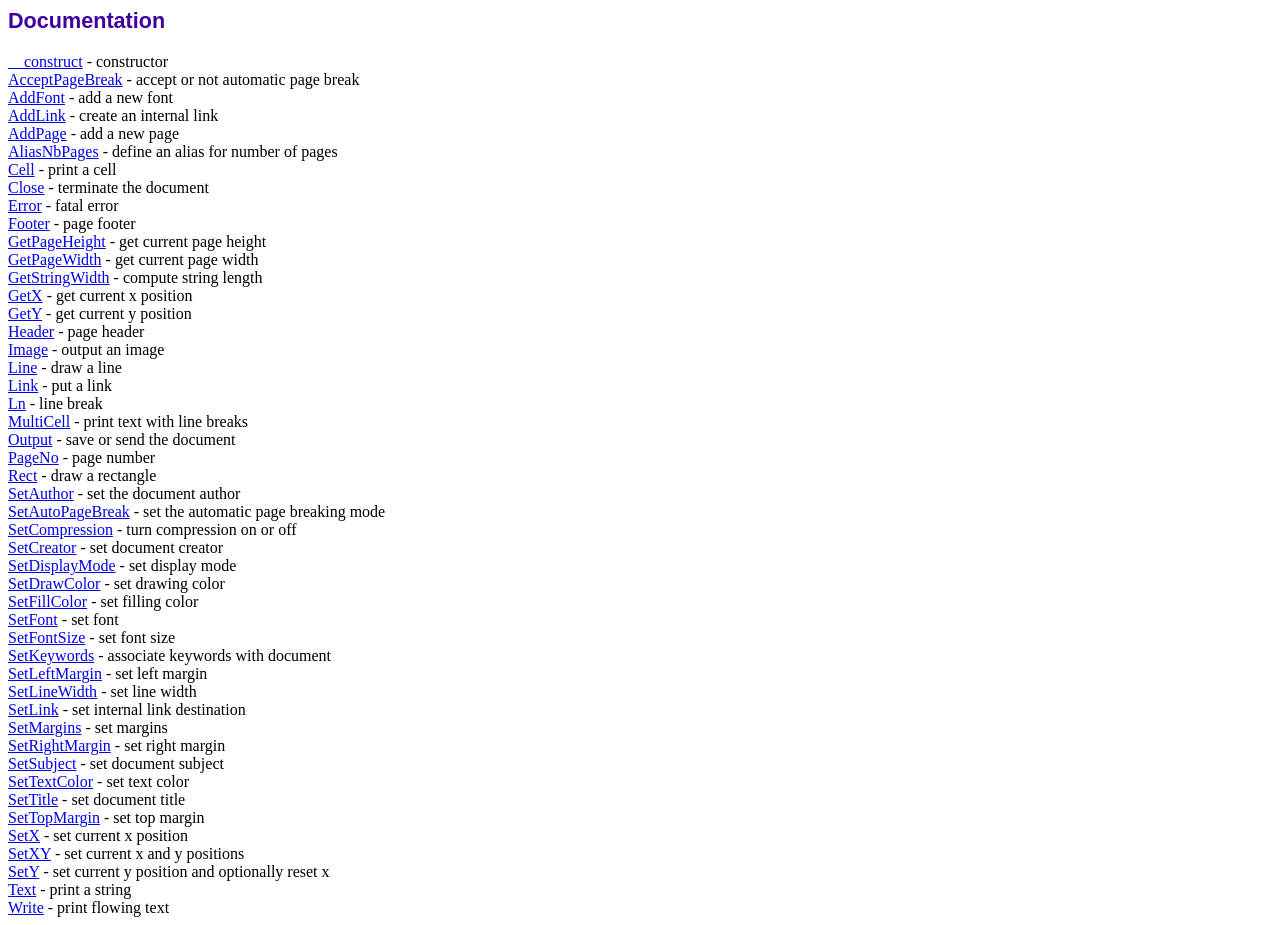
<file: backend/task_management_system/task_management_system/fpdf/doc/index.htm>
<!DOCTYPE html PUBLIC "-//W3C//DTD HTML 4.01 Transitional//EN">
<html>
<head>
<meta http-equiv="Content-Type" content="text/html; charset=UTF-8">
<title>Documentation</title>
<link type="text/css" rel="stylesheet" href="../fpdf.css">
</head>
<body>
<h1>Documentation</h1>
<a href="__construct.htm">__construct</a> - constructor<br>
<a href="acceptpagebreak.htm">AcceptPageBreak</a> - accept or not automatic page break<br>
<a href="addfont.htm">AddFont</a> - add a new font<br>
<a href="addlink.htm">AddLink</a> - create an internal link<br>
<a href="addpage.htm">AddPage</a> - add a new page<br>
<a href="aliasnbpages.htm">AliasNbPages</a> - define an alias for number of pages<br>
<a href="cell.htm">Cell</a> - print a cell<br>
<a href="close.htm">Close</a> - terminate the document<br>
<a href="error.htm">Error</a> - fatal error<br>
<a href="footer.htm">Footer</a> - page footer<br>
<a href="getpageheight.htm">GetPageHeight</a> - get current page height<br>
<a href="getpagewidth.htm">GetPageWidth</a> - get current page width<br>
<a href="getstringwidth.htm">GetStringWidth</a> - compute string length<br>
<a href="getx.htm">GetX</a> - get current x position<br>
<a href="gety.htm">GetY</a> - get current y position<br>
<a href="header.htm">Header</a> - page header<br>
<a href="image.htm">Image</a> - output an image<br>
<a href="line.htm">Line</a> - draw a line<br>
<a href="link.htm">Link</a> - put a link<br>
<a href="ln.htm">Ln</a> - line break<br>
<a href="multicell.htm">MultiCell</a> - print text with line breaks<br>
<a href="output.htm">Output</a> - save or send the document<br>
<a href="pageno.htm">PageNo</a> - page number<br>
<a href="rect.htm">Rect</a> - draw a rectangle<br>
<a href="setauthor.htm">SetAuthor</a> - set the document author<br>
<a href="setautopagebreak.htm">SetAutoPageBreak</a> - set the automatic page breaking mode<br>
<a href="setcompression.htm">SetCompression</a> - turn compression on or off<br>
<a href="setcreator.htm">SetCreator</a> - set document creator<br>
<a href="setdisplaymode.htm">SetDisplayMode</a> - set display mode<br>
<a href="setdrawcolor.htm">SetDrawColor</a> - set drawing color<br>
<a href="setfillcolor.htm">SetFillColor</a> - set filling color<br>
<a href="setfont.htm">SetFont</a> - set font<br>
<a href="setfontsize.htm">SetFontSize</a> - set font size<br>
<a href="setkeywords.htm">SetKeywords</a> - associate keywords with document<br>
<a href="setleftmargin.htm">SetLeftMargin</a> - set left margin<br>
<a href="setlinewidth.htm">SetLineWidth</a> - set line width<br>
<a href="setlink.htm">SetLink</a> - set internal link destination<br>
<a href="setmargins.htm">SetMargins</a> - set margins<br>
<a href="setrightmargin.htm">SetRightMargin</a> - set right margin<br>
<a href="setsubject.htm">SetSubject</a> - set document subject<br>
<a href="settextcolor.htm">SetTextColor</a> - set text color<br>
<a href="settitle.htm">SetTitle</a> - set document title<br>
<a href="settopmargin.htm">SetTopMargin</a> - set top margin<br>
<a href="setx.htm">SetX</a> - set current x position<br>
<a href="setxy.htm">SetXY</a> - set current x and y positions<br>
<a href="sety.htm">SetY</a> - set current y position and optionally reset x<br>
<a href="text.htm">Text</a> - print a string<br>
<a href="write.htm">Write</a> - print flowing text<br>
</body>
</html>
</file>
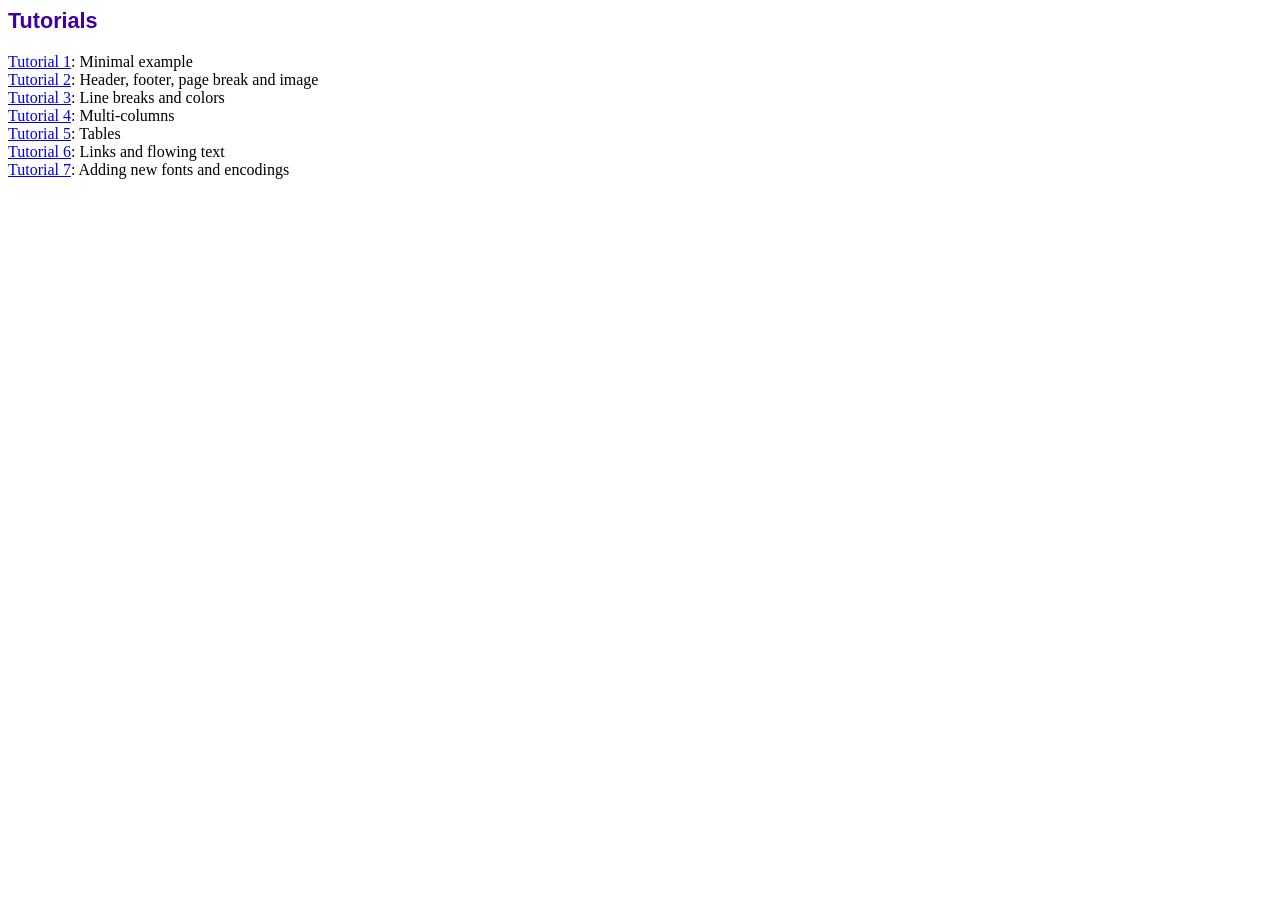
<file: backend/task_management_system/task_management_system/fpdf/tutorial/index.htm>
<!DOCTYPE html PUBLIC "-//W3C//DTD HTML 4.01 Transitional//EN">
<html>
<head>
<meta http-equiv="Content-Type" content="text/html; charset=UTF-8">
<title>Tutorials</title>
<link type="text/css" rel="stylesheet" href="../fpdf.css">
</head>
<body>
<h1>Tutorials</h1>
<ul style="list-style-type:none; margin-left:0; padding-left:0">
<li><a href="tuto1.htm">Tutorial 1</a>: Minimal example</li>
<li><a href="tuto2.htm">Tutorial 2</a>: Header, footer, page break and image</li>
<li><a href="tuto3.htm">Tutorial 3</a>: Line breaks and colors</li>
<li><a href="tuto4.htm">Tutorial 4</a>: Multi-columns</li>
<li><a href="tuto5.htm">Tutorial 5</a>: Tables</li>
<li><a href="tuto6.htm">Tutorial 6</a>: Links and flowing text</li>
<li><a href="tuto7.htm">Tutorial 7</a>: Adding new fonts and encodings</li>
</ul>
</body>
</html>
</file>
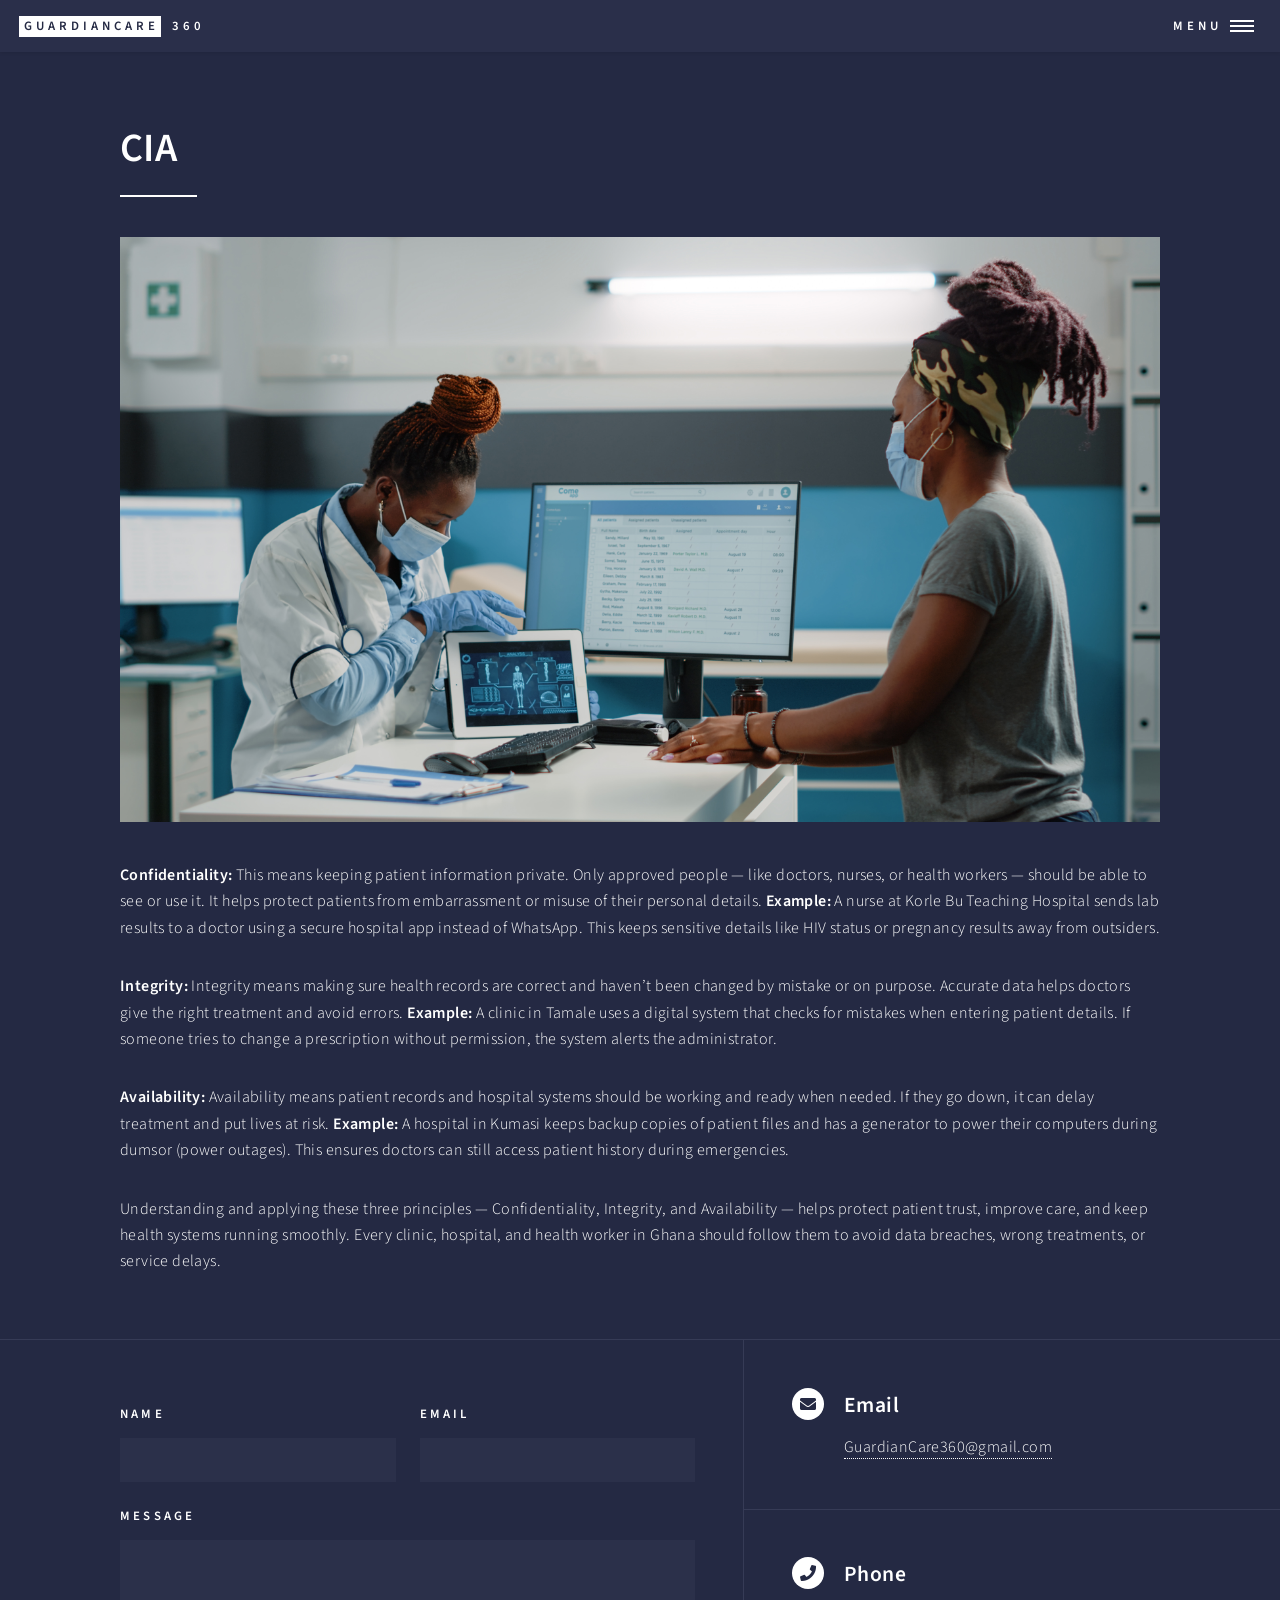
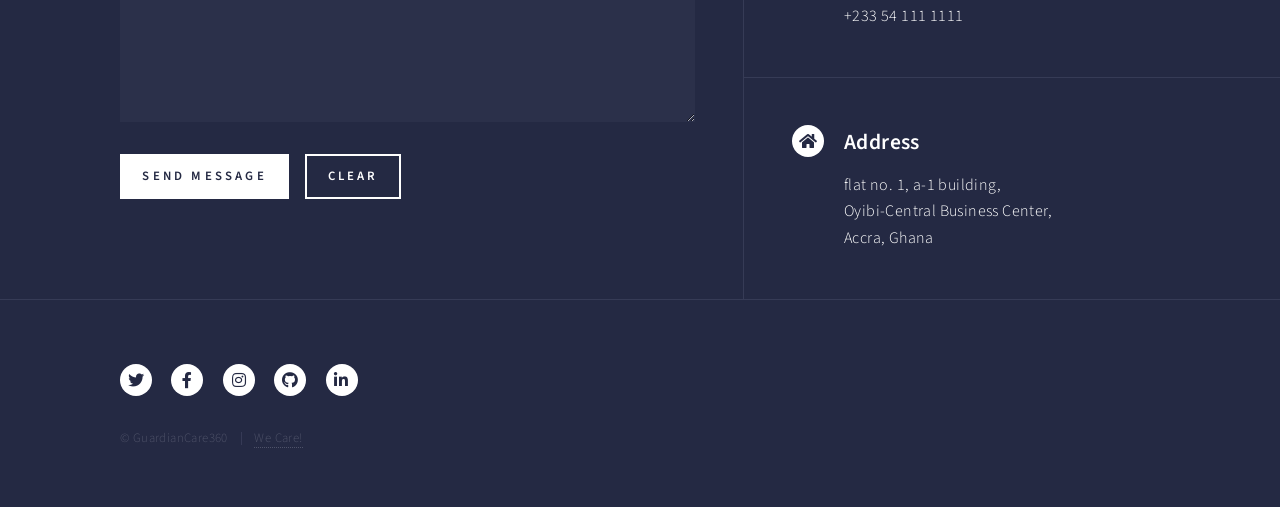
<file: frontend/CIA.html>
<!DOCTYPE HTML>

<html>
	<head>
		<title>CIA</title>
		<meta charset="utf-8" />
		<meta name="viewport" content="width=device-width, initial-scale=1, user-scalable=no" />
		<link rel="stylesheet" href="assets/css/main.css" />
		<noscript><link rel="stylesheet" href="assets/css/noscript.css" /></noscript>
	</head>
	<body class="is-preload">

		<!-- Wrapper -->
			<div id="wrapper">

				<!-- Header -->
					<header id="header">
						<a href="index.html" class="logo"><strong>GuardianCare</strong> <span>360</span></a>
						<nav>
							<a href="#menu">Menu</a>
						</nav>
					</header>

				<!-- Menu -->
					<nav id="menu">
						<ul class="links">
							<li><a href="index.html">Home</a></li>
							
						</ul>
						<ul class="actions stacked">
							<li><a href="#" class="button primary fit">Get Started</a></li>
							<li><a href="#" class="button fit">Log In</a></li>
						</ul>
					</nav>

				<!-- Main -->
					<div id="main" class="alt">

						<!-- One -->
							<section id="one">
								<div class="inner">
									<header class="major">
										<h1>CIA</h1>
									</header>
									<span class="image main"><img src="images/pic11.jpg" alt="" /></span>
									<p><b>Confidentiality:</b> This means keeping patient information private. Only approved people — like doctors, nurses, or health workers — should be able to see or use it. It helps protect patients from embarrassment or misuse of their personal details.

<b>Example:</b> A nurse at Korle Bu Teaching Hospital sends lab results to a doctor using a secure hospital app instead of WhatsApp. This keeps sensitive details like HIV status or pregnancy results away from outsiders.

<p><b>Integrity:</b> Integrity means making sure health records are correct and haven’t been changed by mistake or on purpose. Accurate data helps doctors give the right treatment and avoid errors.

<b>Example:</b> A clinic in Tamale uses a digital system that checks for mistakes when entering patient details. If someone tries to change a prescription without permission, the system alerts the administrator.

<p><b>Availability:</b> Availability means patient records and hospital systems should be working and ready when needed. If they go down, it can delay treatment and put lives at risk.

<b>Example:</b> A hospital in Kumasi keeps backup copies of patient files and has a generator to power their computers during dumsor (power outages). This ensures doctors can still access patient history during emergencies.

<p>Understanding and applying these three principles — Confidentiality, Integrity, and Availability — helps protect patient trust, improve care, and keep health systems running smoothly. Every clinic, hospital, and health worker in Ghana should follow them to avoid data breaches, wrong treatments, or service delays.</p>
									
								</div>
							</section>

					</div>

				<!-- Contact -->
					<section id="contact">
						<div class="inner">
							<section>
								<form method="post" action="#">
									<div class="fields">
										<div class="field half">
											<label for="name">Name</label>
											<input type="text" name="name" id="name" />
										</div>
										<div class="field half">
											<label for="email">Email</label>
											<input type="text" name="email" id="email" />
										</div>
										<div class="field">
											<label for="message">Message</label>
											<textarea name="message" id="message" rows="6"></textarea>
										</div>
									</div>
									<ul class="actions">
										<li><input type="submit" value="Send Message" class="primary" /></li>
										<li><input type="reset" value="Clear" /></li>
									</ul>
								</form>
							</section>
							<section class="split">
								<section>
									<div class="contact-method">
										<span class="icon solid alt fa-envelope"></span>
										<h3>Email</h3>
										<a href="#">GuardianCare360@gmail.com</a>
									</div>
								</section>
								<section>
									<div class="contact-method">
										<span class="icon solid alt fa-phone"></span>
										<h3>Phone</h3>
										<span>+233 54 111 1111</span>
									</div>
								</section>
								<section>
									<div class="contact-method">
										<span class="icon solid alt fa-home"></span>
										<h3>Address</h3>
										<span>flat no. 1, a-1 building,<br />
											Oyibi-Central Business Center,<br />
											Accra, Ghana</span>
									</div>
								</section>
							</section>
						</div>
					</section>

				<!-- Footer -->
					<footer id="footer">
						<div class="inner">
							<ul class="icons">
								<li><a href="#" class="icon brands alt fa-twitter"><span class="label">Twitter</span></a></li>
								<li><a href="#" class="icon brands alt fa-facebook-f"><span class="label">Facebook</span></a></li>
								<li><a href="#" class="icon brands alt fa-instagram"><span class="label">Instagram</span></a></li>
								<li><a href="#" class="icon brands alt fa-github"><span class="label">GitHub</span></a></li>
								<li><a href="#" class="icon brands alt fa-linkedin-in"><span class="label">LinkedIn</span></a></li>
							</ul>
							<ul class="copyright">
								<li>&copy; GuardianCare360</li><li> <a href="http://localhost/project/home.php">We Care!</a></li>
							</ul>
						</div>
					</footer>

		<!-- Scripts -->
			<script src="assets/js/jquery.min.js"></script>
			<script src="assets/js/jquery.scrolly.min.js"></script>
			<script src="assets/js/jquery.scrollex.min.js"></script>
			<script src="assets/js/browser.min.js"></script>
			<script src="assets/js/breakpoints.min.js"></script>
			<script src="assets/js/util.js"></script>
			<script src="assets/js/main.js"></script>

	</body>
</html>
</file>
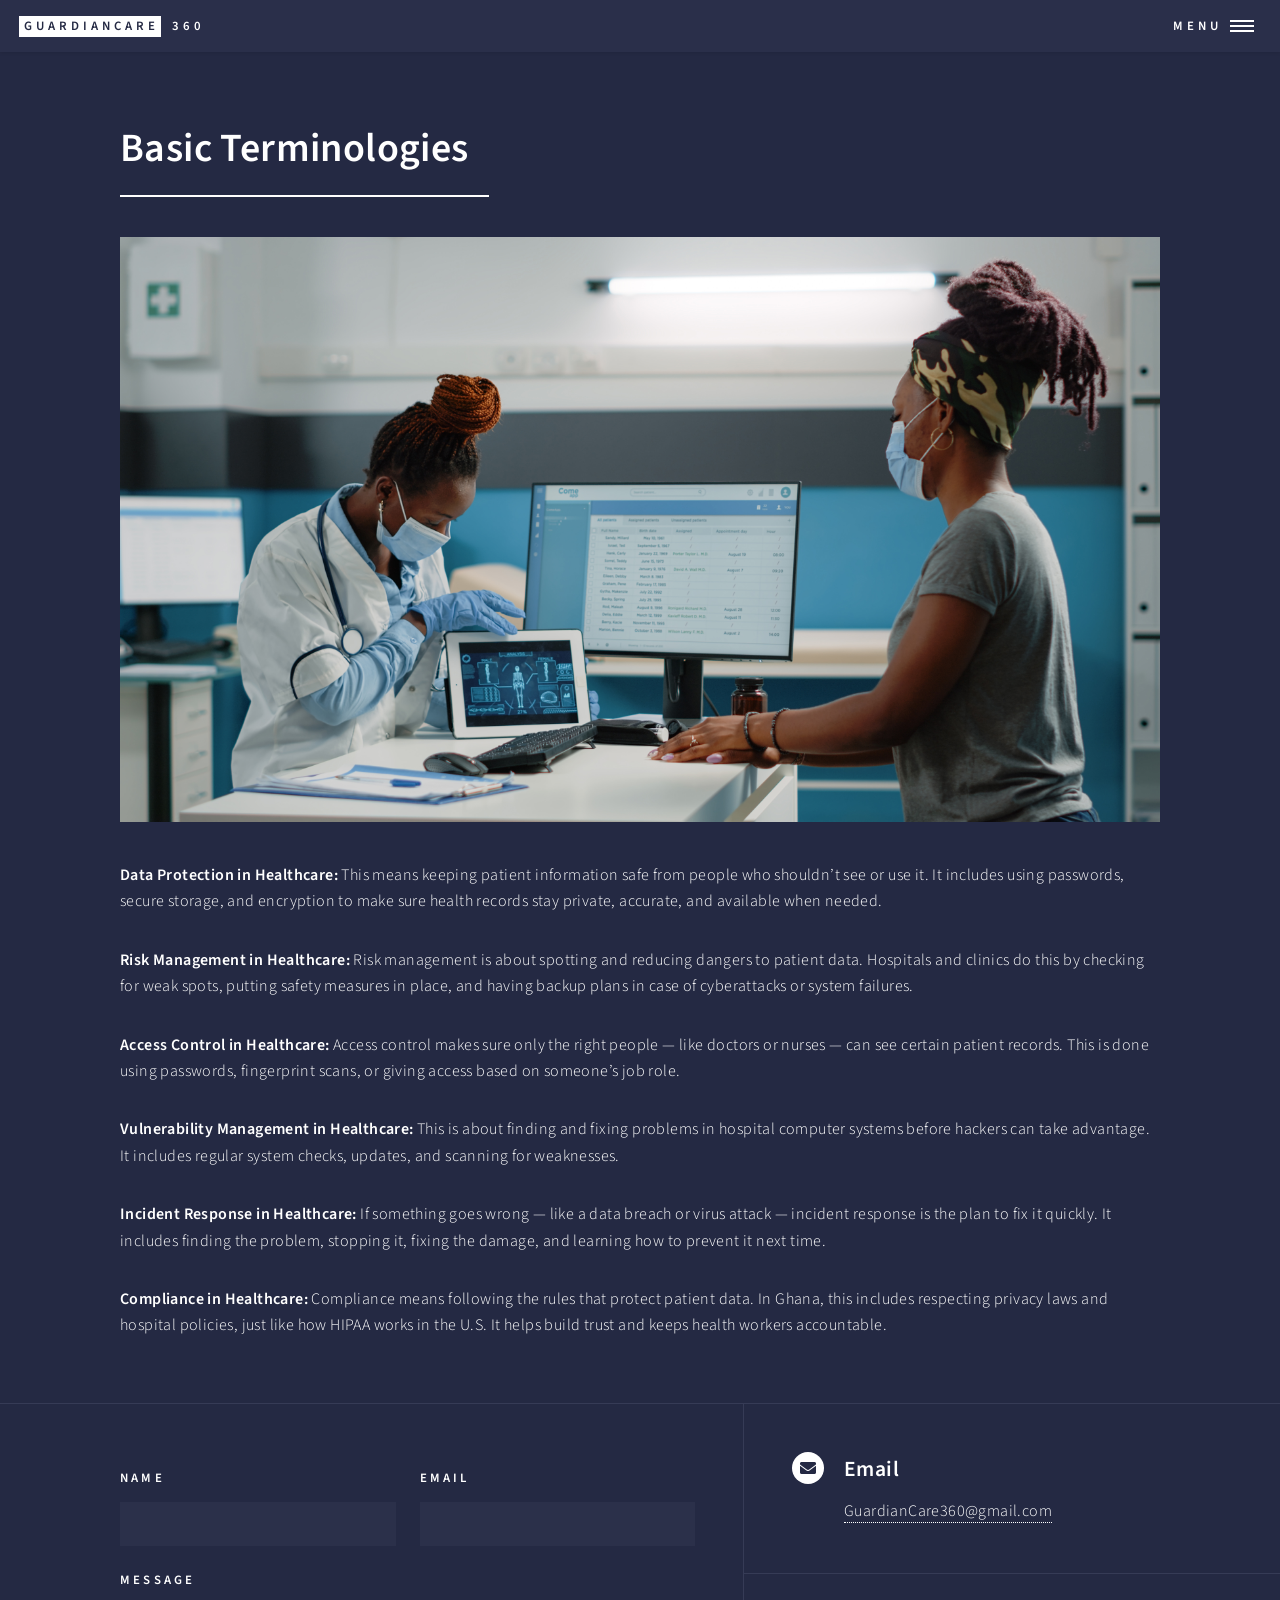
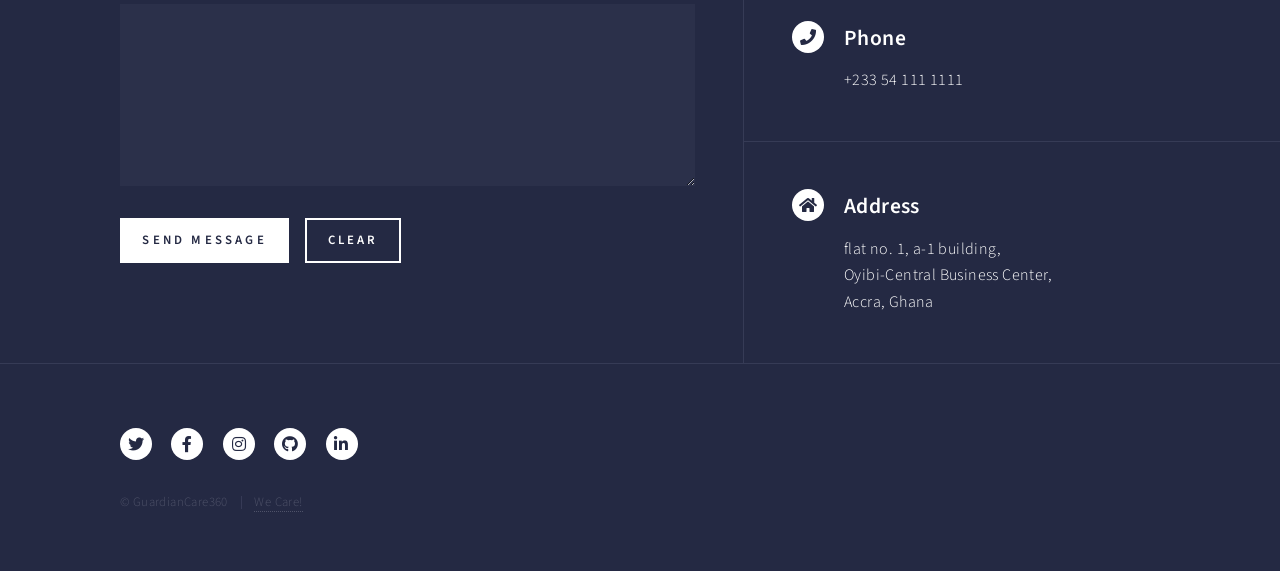
<file: frontend/terminologies.html>
<!DOCTYPE HTML>

<html>
	<head>
		<title>Terminologies</title>
		<meta charset="utf-8" />
		<meta name="viewport" content="width=device-width, initial-scale=1, user-scalable=no" />
		<link rel="stylesheet" href="assets/css/main.css" />
		<noscript><link rel="stylesheet" href="assets/css/noscript.css" /></noscript>
	</head>
	<body class="is-preload">

		<!-- Wrapper -->
			<div id="wrapper">

				<!-- Header -->
					<header id="header">
						<a href="index.html" class="logo"><strong>GuardianCare</strong> <span>360</span></a>
						<nav>
							<a href="#menu">Menu</a>
						</nav>
					</header>

				<!-- Menu -->
					<nav id="menu">
						<ul class="links">
							<li><a href="index.html">Home</a></li>
							
						</ul>
						<ul class="actions stacked">
							<li><a href="#" class="button primary fit">Get Started</a></li>
							<li><a href="#" class="button fit">Log In</a></li>
						</ul>
					</nav>

				<!-- Main -->
					<div id="main" class="alt">

						<!-- One -->
							<section id="one">
								<div class="inner">
									<header class="major">
										<h1>Basic Terminologies</h1>
									</header>
									<span class="image main"><img src="images/pic11.jpg" alt="" /></span>
									<p><b>Data Protection in Healthcare:</b>
  This means keeping patient information safe from people who shouldn’t see or use it. It includes using passwords, secure storage, and encryption to make sure health records stay private, accurate, and available when needed.
</p>

<p><b>Risk Management in Healthcare:</b>
  Risk management is about spotting and reducing dangers to patient data. Hospitals and clinics do this by checking for weak spots, putting safety measures in place, and having backup plans in case of cyberattacks or system failures.
</p>

<p><b>Access Control in Healthcare:</b>
  Access control makes sure only the right people — like doctors or nurses — can see certain patient records. This is done using passwords, fingerprint scans, or giving access based on someone’s job role.
</p>

<p><b>Vulnerability Management in Healthcare:</b>
  This is about finding and fixing problems in hospital computer systems before hackers can take advantage. It includes regular system checks, updates, and scanning for weaknesses.
</p>

<p><b>Incident Response in Healthcare:</b>
  If something goes wrong — like a data breach or virus attack — incident response is the plan to fix it quickly. It includes finding the problem, stopping it, fixing the damage, and learning how to prevent it next time.
</p>

<p><b>Compliance in Healthcare:</b>
  Compliance means following the rules that protect patient data. In Ghana, this includes respecting privacy laws and hospital policies, just like how HIPAA works in the U.S. It helps build trust and keeps health workers accountable.
</p>
								</div>
							</section>

					</div>

				<!-- Contact -->
					<section id="contact">
						<div class="inner">
							<section>
								<form method="post" action="#">
									<div class="fields">
										<div class="field half">
											<label for="name">Name</label>
											<input type="text" name="name" id="name" />
										</div>
										<div class="field half">
											<label for="email">Email</label>
											<input type="text" name="email" id="email" />
										</div>
										<div class="field">
											<label for="message">Message</label>
											<textarea name="message" id="message" rows="6"></textarea>
										</div>
									</div>
									<ul class="actions">
										<li><input type="submit" value="Send Message" class="primary" /></li>
										<li><input type="reset" value="Clear" /></li>
									</ul>
								</form>
							</section>
							<section class="split">
								<section>
									<div class="contact-method">
										<span class="icon solid alt fa-envelope"></span>
										<h3>Email</h3>
										<a href="#">GuardianCare360@gmail.com</a>
									</div>
								</section>
								<section>
									<div class="contact-method">
										<span class="icon solid alt fa-phone"></span>
										<h3>Phone</h3>
										<span>+233 54 111 1111</span>
									</div>
								</section>
								<section>
									<div class="contact-method">
										<span class="icon solid alt fa-home"></span>
										<h3>Address</h3>
										<span>flat no. 1, a-1 building,<br />
											Oyibi-Central Business Center,<br />
											Accra, Ghana</span>
									</div>
								</section>
							</section>
						</div>
					</section>


				<!-- Footer -->
					<footer id="footer">
						<div class="inner">
							<ul class="icons">
								<li><a href="#" class="icon brands alt fa-twitter"><span class="label">Twitter</span></a></li>
								<li><a href="#" class="icon brands alt fa-facebook-f"><span class="label">Facebook</span></a></li>
								<li><a href="#" class="icon brands alt fa-instagram"><span class="label">Instagram</span></a></li>
								<li><a href="#" class="icon brands alt fa-github"><span class="label">GitHub</span></a></li>
								<li><a href="#" class="icon brands alt fa-linkedin-in"><span class="label">LinkedIn</span></a></li>
							</ul>
							<ul class="copyright">
								<li>&copy; GuardianCare360</li><li> <a href="http://localhost/project/home.php">We Care!</a></li>
							</ul>
						</div>
					</footer>

		<!-- Scripts -->
			<script src="assets/js/jquery.min.js"></script>
			<script src="assets/js/jquery.scrolly.min.js"></script>
			<script src="assets/js/jquery.scrollex.min.js"></script>
			<script src="assets/js/browser.min.js"></script>
			<script src="assets/js/breakpoints.min.js"></script>
			<script src="assets/js/util.js"></script>
			<script src="assets/js/main.js"></script>

	</body>
</html>
</file>
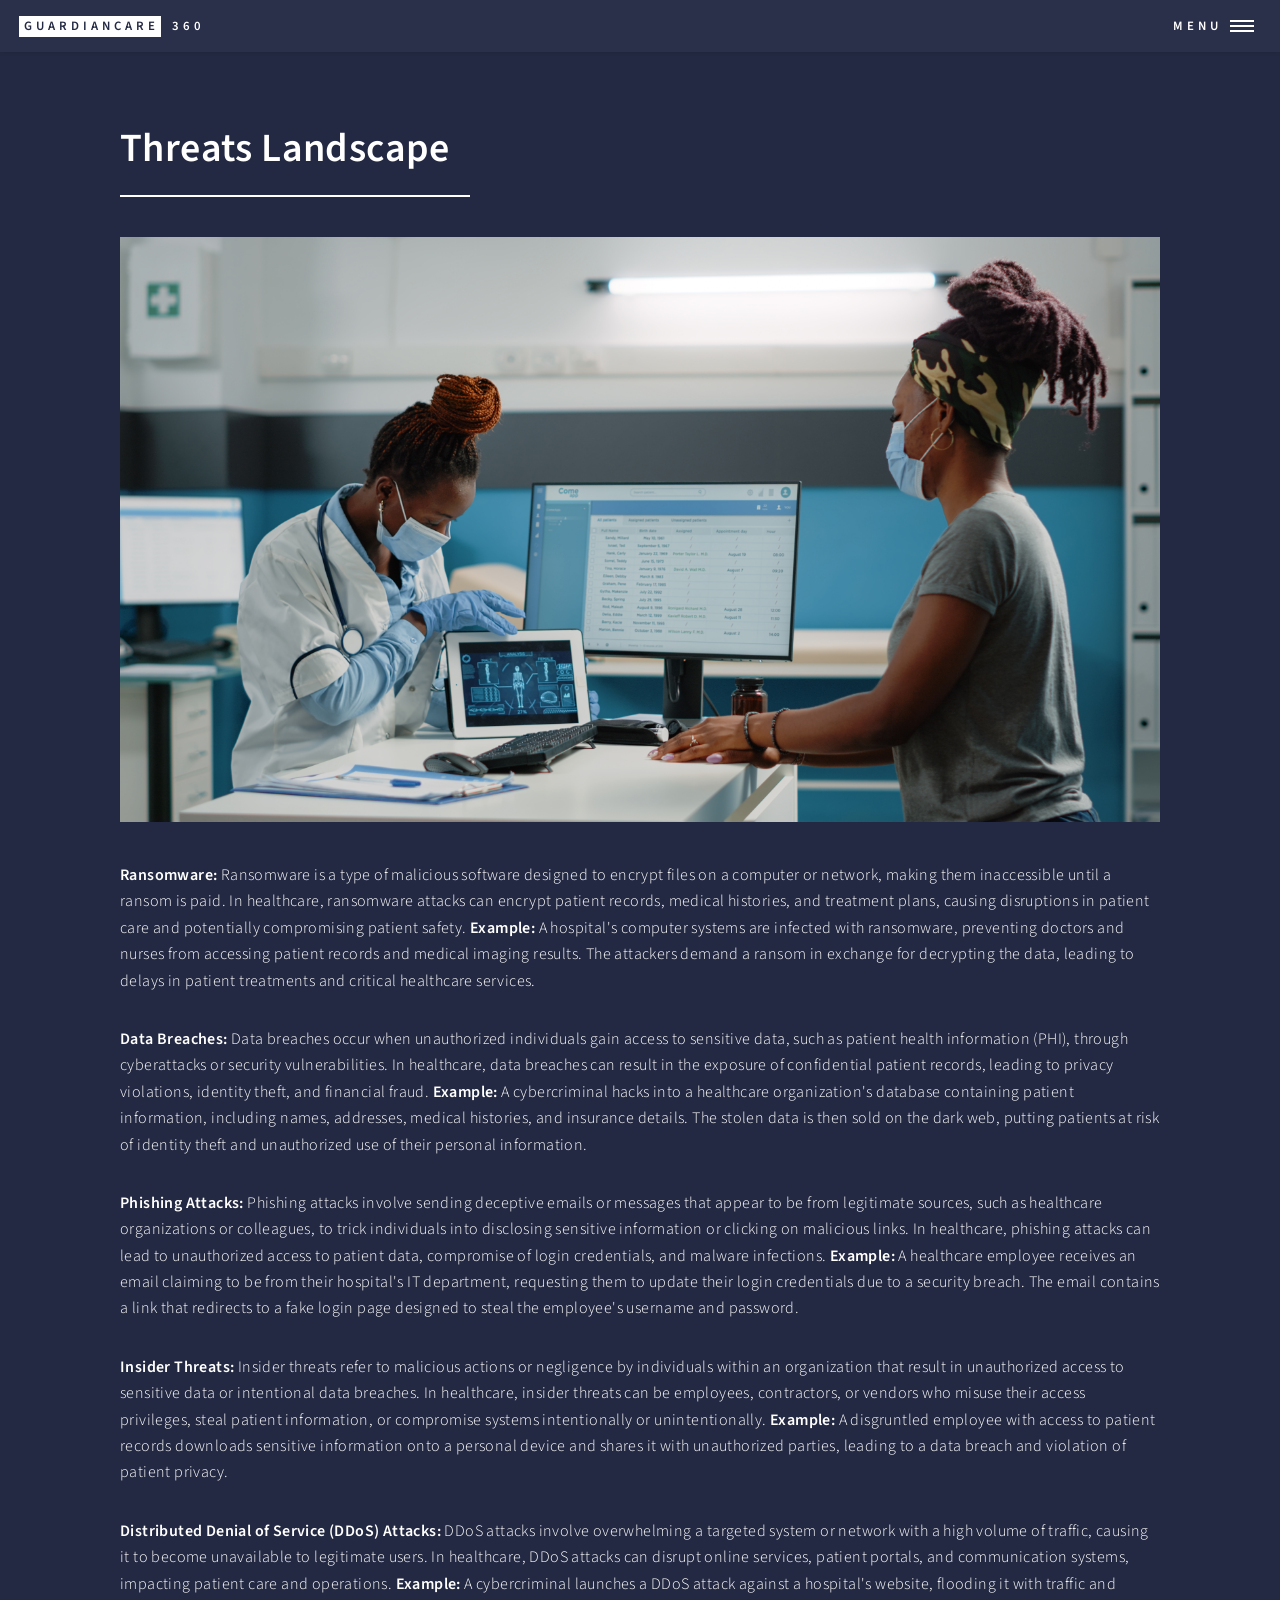
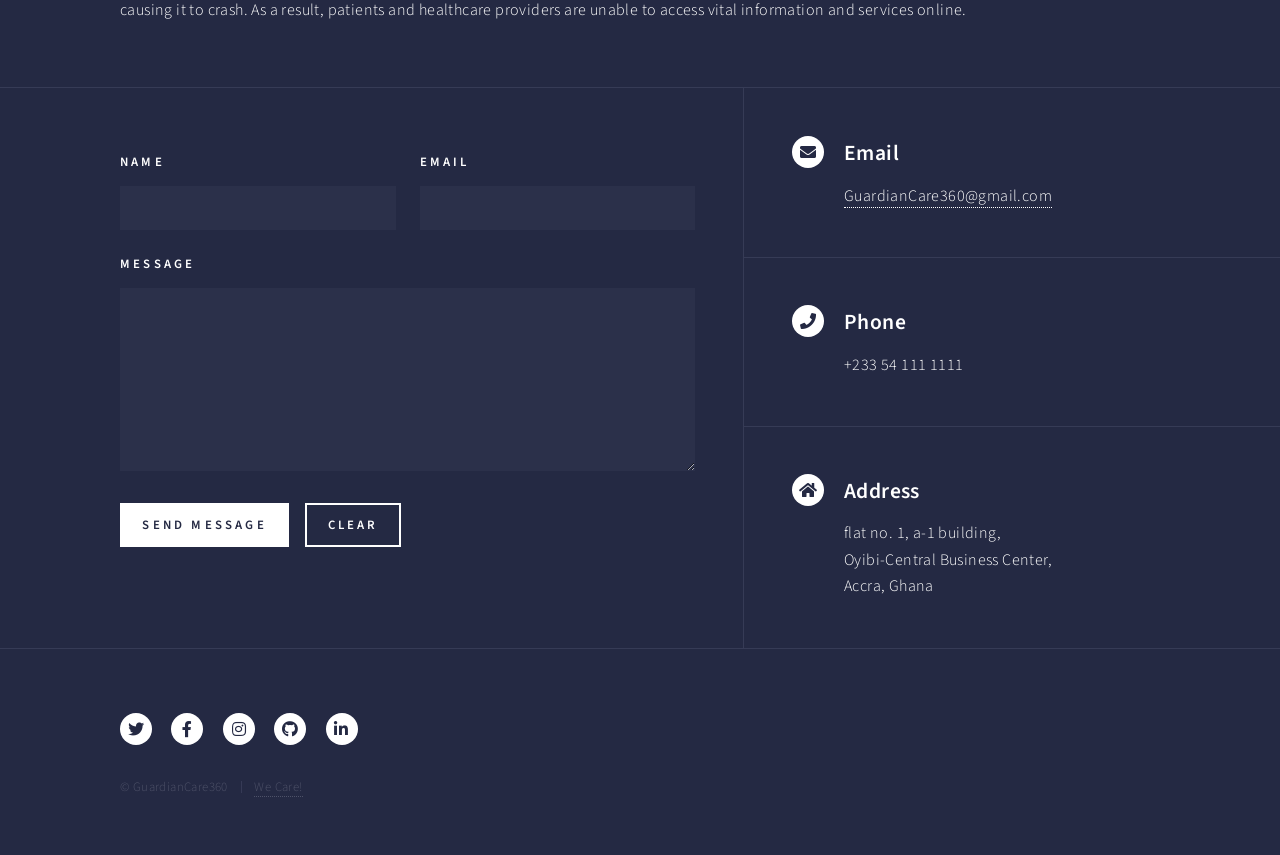
<file: frontend/threat_landscape.html>
<!DOCTYPE HTML>

<html>
	<head>
		<title>Fundamentals</title>
		<meta charset="utf-8" />
		<meta name="viewport" content="width=device-width, initial-scale=1, user-scalable=no" />
		<link rel="stylesheet" href="assets/css/main.css" />
		<noscript><link rel="stylesheet" href="assets/css/noscript.css" /></noscript>
	</head>
	<body class="is-preload">

		<!-- Wrapper -->
			<div id="wrapper">

				<!-- Header -->
					<header id="header">
						<a href="index.html" class="logo"><strong>GuardianCare</strong> <span>360</span></a>
						<nav>
							<a href="#menu">Menu</a>
						</nav>
					</header>

				<!-- Menu -->
					<nav id="menu">
						<ul class="links">
							<li><a href="index.html">Home</a></li>
							
						</ul>
						<ul class="actions stacked">
							<li><a href="#" class="button primary fit">Get Started</a></li>
							<li><a href="#" class="button fit">Log In</a></li>
						</ul>
					</nav>

				<!-- Main -->
					<div id="main" class="alt">

						<!-- One -->
							<section id="one">
								<div class="inner">
									<header class="major">
										<h1>Threats Landscape</h1>
									</header>
									<span class="image main"><img src="images/pic11.jpg" alt="" /></span>
									<p><b>Ransomware:</b>
										Ransomware is a type of malicious software designed to encrypt files on a computer or network, making them inaccessible until a ransom is paid. In healthcare, ransomware attacks can encrypt patient records, medical histories, and treatment plans, causing disruptions in patient care and potentially compromising patient safety.
										
										<b>Example:</b> A hospital's computer systems are infected with ransomware, preventing doctors and nurses from accessing patient records and medical imaging results. The attackers demand a ransom in exchange for decrypting the data, leading to delays in patient treatments and critical healthcare services.</p>
									<p><b>Data Breaches:</b>
										Data breaches occur when unauthorized individuals gain access to sensitive data, such as patient health information (PHI), through cyberattacks or security vulnerabilities. In healthcare, data breaches can result in the exposure of confidential patient records, leading to privacy violations, identity theft, and financial fraud.
										
										<b>Example:</b> A cybercriminal hacks into a healthcare organization's database containing patient information, including names, addresses, medical histories, and insurance details. The stolen data is then sold on the dark web, putting patients at risk of identity theft and unauthorized use of their personal information.</p>
									<p><b>Phishing Attacks:</b>
										Phishing attacks involve sending deceptive emails or messages that appear to be from legitimate sources, such as healthcare organizations or colleagues, to trick individuals into disclosing sensitive information or clicking on malicious links. In healthcare, phishing attacks can lead to unauthorized access to patient data, compromise of login credentials, and malware infections.
										
										<b>Example:</b> A healthcare employee receives an email claiming to be from their hospital's IT department, requesting them to update their login credentials due to a security breach. The email contains a link that redirects to a fake login page designed to steal the employee's username and password.</p>
									<p><b>Insider Threats:</b>
										Insider threats refer to malicious actions or negligence by individuals within an organization that result in unauthorized access to sensitive data or intentional data breaches. In healthcare, insider threats can be employees, contractors, or vendors who misuse their access privileges, steal patient information, or compromise systems intentionally or unintentionally.
										
										<b>Example:</b> A disgruntled employee with access to patient records downloads sensitive information onto a personal device and shares it with unauthorized parties, leading to a data breach and violation of patient privacy.</p>
									<p><b>Distributed Denial of Service (DDoS) Attacks:</b>
										DDoS attacks involve overwhelming a targeted system or network with a high volume of traffic, causing it to become unavailable to legitimate users. In healthcare, DDoS attacks can disrupt online services, patient portals, and communication systems, impacting patient care and operations.
										
										<b>Example:</b> A cybercriminal launches a DDoS attack against a hospital's website, flooding it with traffic and causing it to crash. As a result, patients and healthcare providers are unable to access vital information and services online.</p>
								</div>
							</section>

					</div>

				<!-- Contact -->
					<section id="contact">
						<div class="inner">
							<section>
								<form method="post" action="#">
									<div class="fields">
										<div class="field half">
											<label for="name">Name</label>
											<input type="text" name="name" id="name" />
										</div>
										<div class="field half">
											<label for="email">Email</label>
											<input type="text" name="email" id="email" />
										</div>
										<div class="field">
											<label for="message">Message</label>
											<textarea name="message" id="message" rows="6"></textarea>
										</div>
									</div>
									<ul class="actions">
										<li><input type="submit" value="Send Message" class="primary" /></li>
										<li><input type="reset" value="Clear" /></li>
									</ul>
								</form>
							</section>
							<section class="split">
								<section>
									<div class="contact-method">
										<span class="icon solid alt fa-envelope"></span>
										<h3>Email</h3>
										<a href="#">GuardianCare360@gmail.com</a>
									</div>
								</section>
								<section>
									<div class="contact-method">
										<span class="icon solid alt fa-phone"></span>
										<h3>Phone</h3>
										<span>+233 54 111 1111</span>
									</div>
								</section>
								<section>
									<div class="contact-method">
										<span class="icon solid alt fa-home"></span>
										<h3>Address</h3>
										<span>flat no. 1, a-1 building,<br />
											Oyibi-Central Business Center,<br />
											Accra, Ghana</span>
									</div>
								</section>
							</section>
						</div>
					</section>

			<!-- Footer -->
					<footer id="footer">
						<div class="inner">
							<ul class="icons">
								<li><a href="#" class="icon brands alt fa-twitter"><span class="label">Twitter</span></a></li>
								<li><a href="#" class="icon brands alt fa-facebook-f"><span class="label">Facebook</span></a></li>
								<li><a href="#" class="icon brands alt fa-instagram"><span class="label">Instagram</span></a></li>
								<li><a href="#" class="icon brands alt fa-github"><span class="label">GitHub</span></a></li>
								<li><a href="#" class="icon brands alt fa-linkedin-in"><span class="label">LinkedIn</span></a></li>
							</ul>
							<ul class="copyright">
								<li>&copy; GuardianCare360</li><li> <a href="http://localhost/project/home.php">We Care!</a></li>
							</ul>
						</div>
					</footer>

		<!-- Scripts -->
			<script src="assets/js/jquery.min.js"></script>
			<script src="assets/js/jquery.scrolly.min.js"></script>
			<script src="assets/js/jquery.scrollex.min.js"></script>
			<script src="assets/js/browser.min.js"></script>
			<script src="assets/js/breakpoints.min.js"></script>
			<script src="assets/js/util.js"></script>
			<script src="assets/js/main.js"></script>

	</body>
</html>
</file>
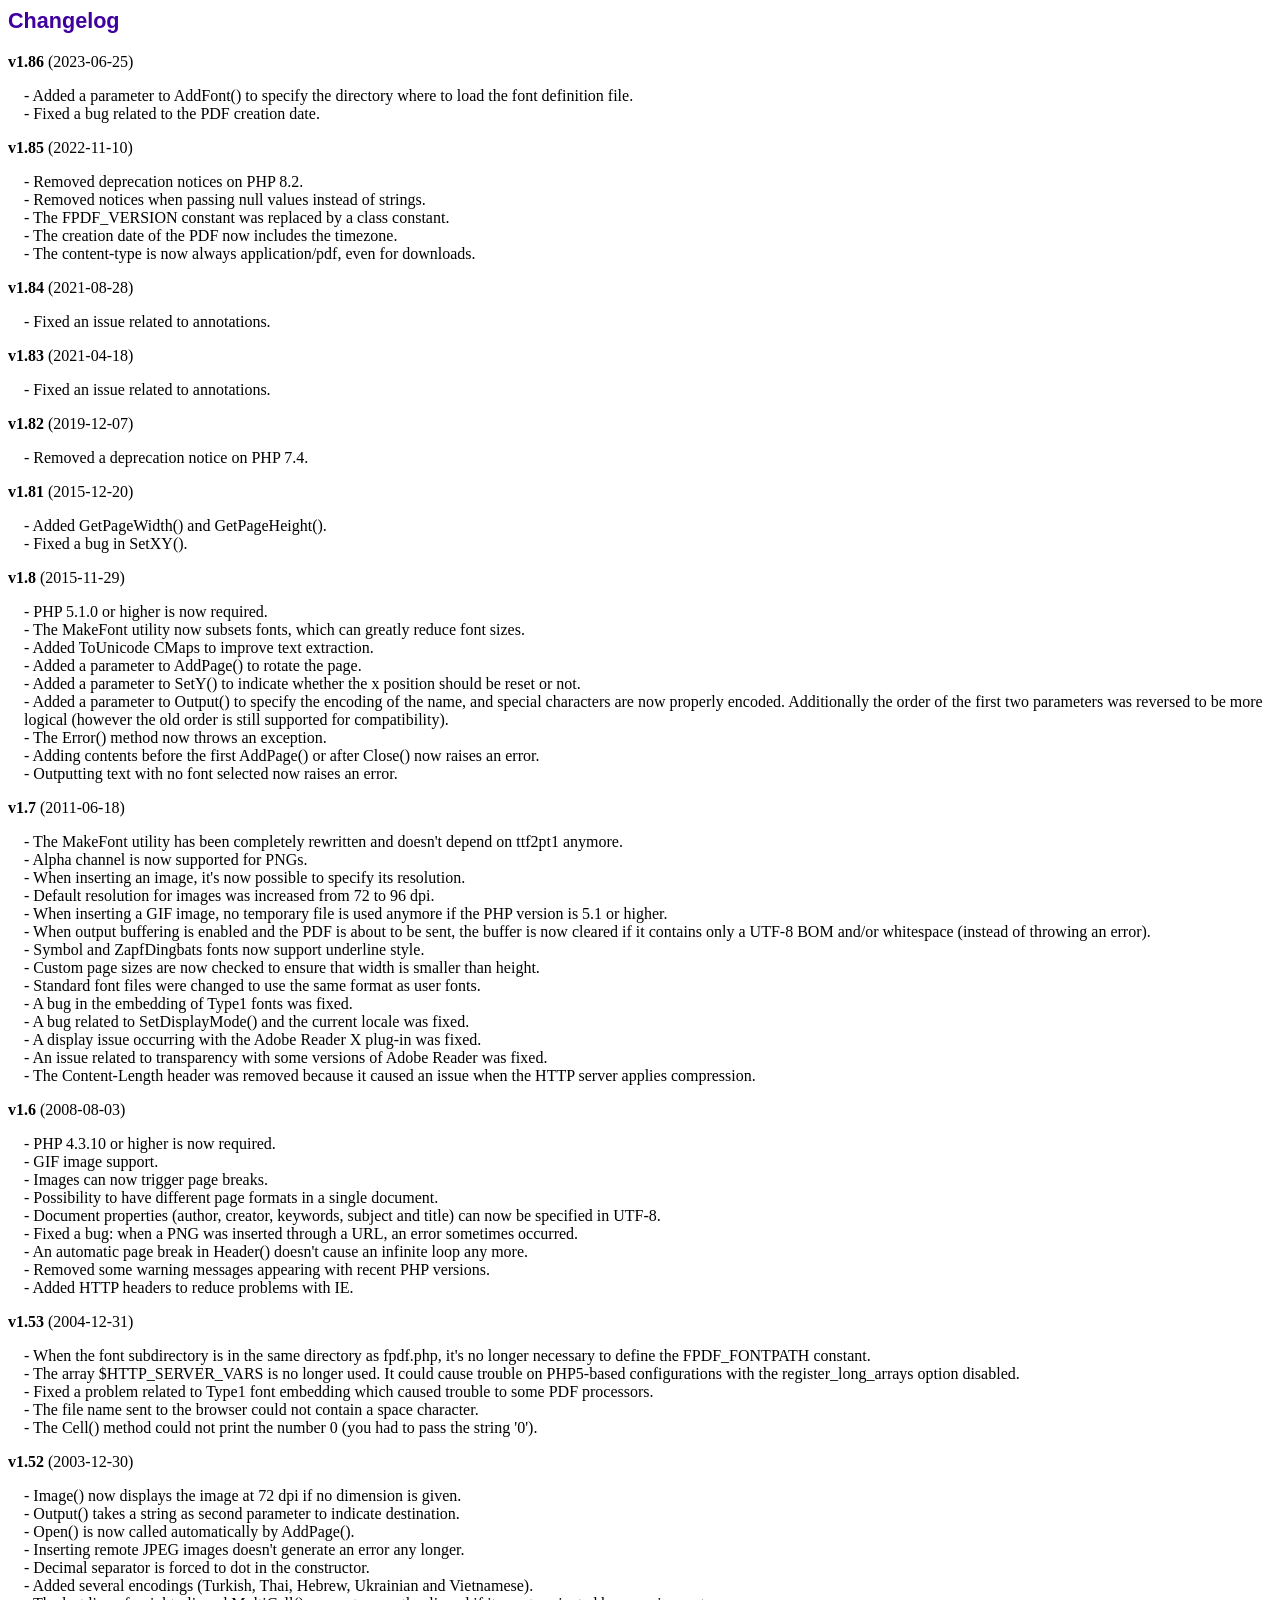
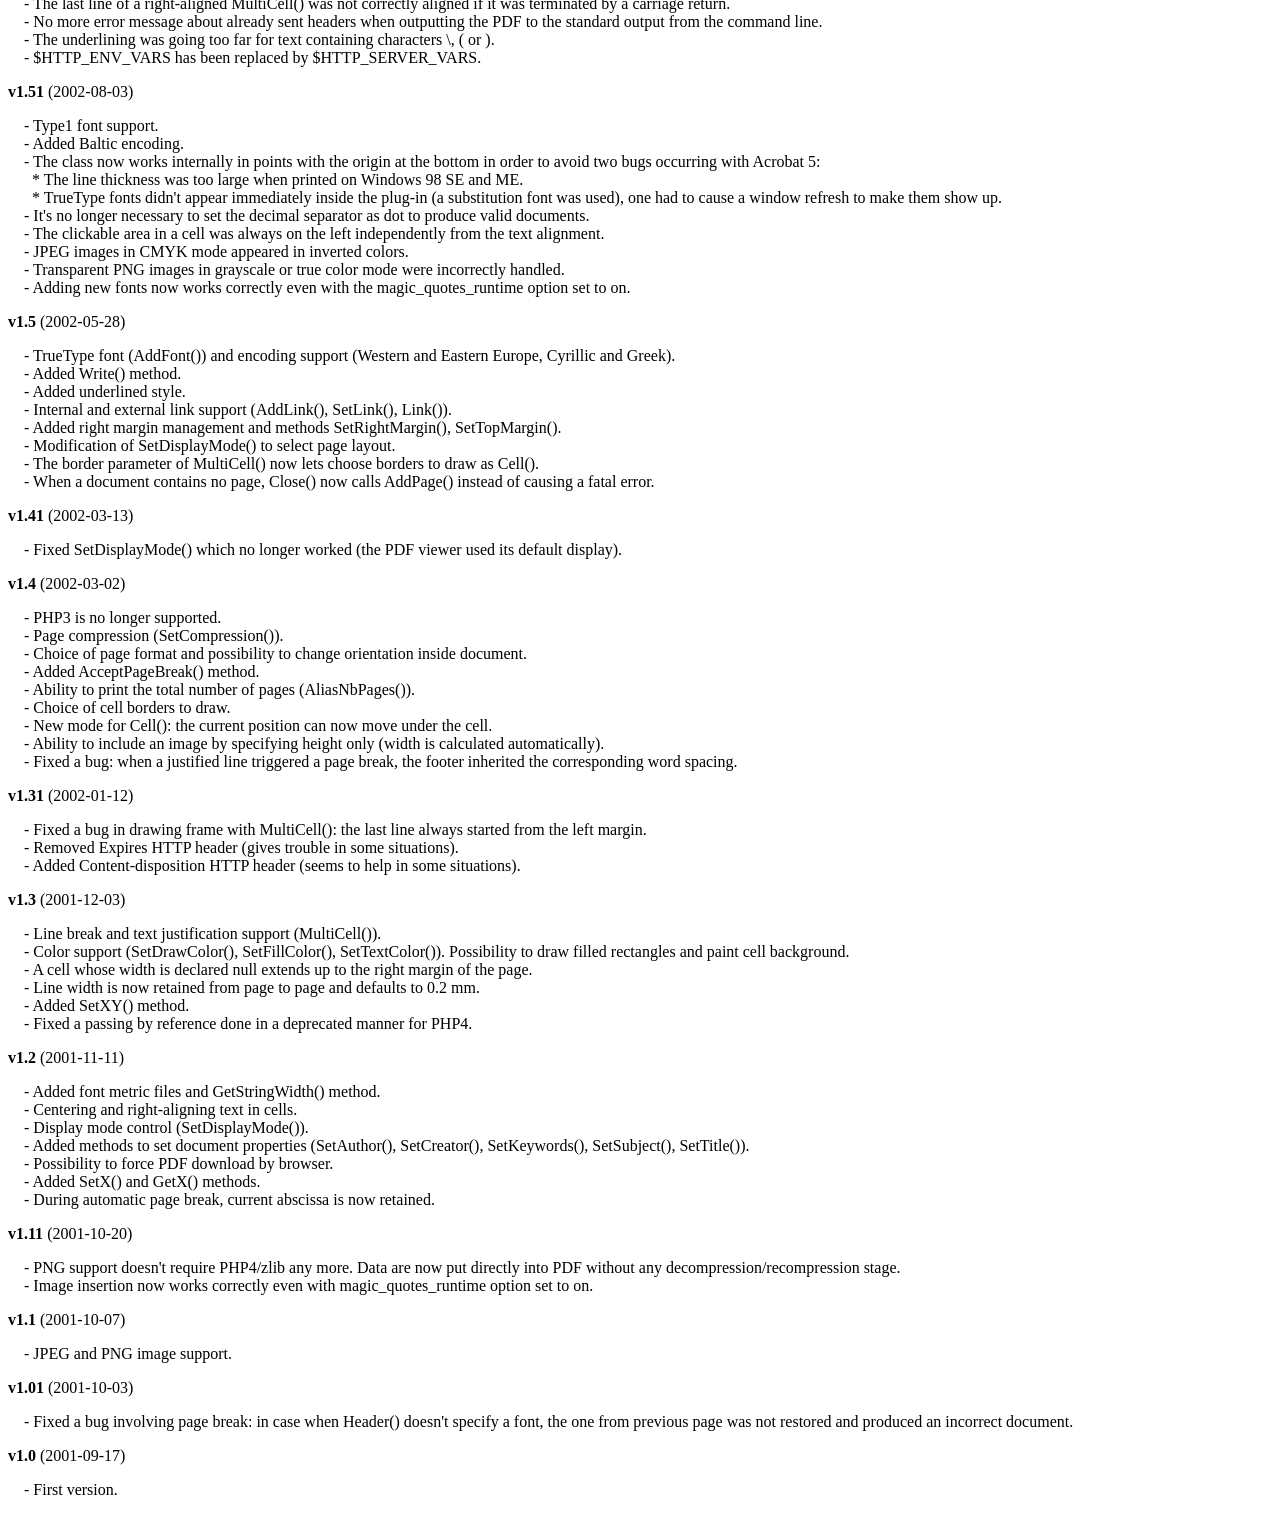
<file: backend/task_management_system/task_management_system/fpdf/changelog.htm>
<!DOCTYPE html PUBLIC "-//W3C//DTD HTML 4.01 Transitional//EN">
<html>
<head>
<meta http-equiv="Content-Type" content="text/html; charset=UTF-8">
<title>Changelog</title>
<link type="text/css" rel="stylesheet" href="fpdf.css">
<style type="text/css">
dd {margin:1em 0 1em 1em}
</style>
</head>
<body>
<h1>Changelog</h1>
<dl>
<dt><strong>v1.86</strong> (2023-06-25)</dt>
<dd>
- Added a parameter to AddFont() to specify the directory where to load the font definition file.<br>
- Fixed a bug related to the PDF creation date.<br>
</dd>
<dt><strong>v1.85</strong> (2022-11-10)</dt>
<dd>
- Removed deprecation notices on PHP 8.2.<br>
- Removed notices when passing null values instead of strings.<br>
- The FPDF_VERSION constant was replaced by a class constant.<br>
- The creation date of the PDF now includes the timezone.<br>
- The content-type is now always application/pdf, even for downloads.<br>
</dd>
<dt><strong>v1.84</strong> (2021-08-28)</dt>
<dd>
- Fixed an issue related to annotations.<br>
</dd>
<dt><strong>v1.83</strong> (2021-04-18)</dt>
<dd>
- Fixed an issue related to annotations.<br>
</dd>
<dt><strong>v1.82</strong> (2019-12-07)</dt>
<dd>
- Removed a deprecation notice on PHP 7.4.<br>
</dd>
<dt><strong>v1.81</strong> (2015-12-20)</dt>
<dd>
- Added GetPageWidth() and GetPageHeight().<br>
- Fixed a bug in SetXY().<br>
</dd>
<dt><strong>v1.8</strong> (2015-11-29)</dt>
<dd>
- PHP 5.1.0 or higher is now required.<br>
- The MakeFont utility now subsets fonts, which can greatly reduce font sizes.<br>
- Added ToUnicode CMaps to improve text extraction.<br>
- Added a parameter to AddPage() to rotate the page.<br>
- Added a parameter to SetY() to indicate whether the x position should be reset or not.<br>
- Added a parameter to Output() to specify the encoding of the name, and special characters are now properly encoded. Additionally the order of the first two parameters was reversed to be more logical (however the old order is still supported for compatibility).<br>
- The Error() method now throws an exception.<br>
- Adding contents before the first AddPage() or after Close() now raises an error.<br>
- Outputting text with no font selected now raises an error.<br>
</dd>
<dt><strong>v1.7</strong> (2011-06-18)</dt>
<dd>
- The MakeFont utility has been completely rewritten and doesn't depend on ttf2pt1 anymore.<br>
- Alpha channel is now supported for PNGs.<br>
- When inserting an image, it's now possible to specify its resolution.<br>
- Default resolution for images was increased from 72 to 96 dpi.<br>
- When inserting a GIF image, no temporary file is used anymore if the PHP version is 5.1 or higher.<br>
- When output buffering is enabled and the PDF is about to be sent, the buffer is now cleared if it contains only a UTF-8 BOM and/or whitespace (instead of throwing an error).<br>
- Symbol and ZapfDingbats fonts now support underline style.<br>
- Custom page sizes are now checked to ensure that width is smaller than height.<br>
- Standard font files were changed to use the same format as user fonts.<br>
- A bug in the embedding of Type1 fonts was fixed.<br>
- A bug related to SetDisplayMode() and the current locale was fixed.<br>
- A display issue occurring with the Adobe Reader X plug-in was fixed.<br>
- An issue related to transparency with some versions of Adobe Reader was fixed.<br>
- The Content-Length header was removed because it caused an issue when the HTTP server applies compression.<br>
</dd>
<dt><strong>v1.6</strong> (2008-08-03)</dt>
<dd>
- PHP 4.3.10 or higher is now required.<br>
- GIF image support.<br>
- Images can now trigger page breaks.<br>
- Possibility to have different page formats in a single document.<br>
- Document properties (author, creator, keywords, subject and title) can now be specified in UTF-8.<br>
- Fixed a bug: when a PNG was inserted through a URL, an error sometimes occurred.<br>
- An automatic page break in Header() doesn't cause an infinite loop any more.<br>
- Removed some warning messages appearing with recent PHP versions.<br>
- Added HTTP headers to reduce problems with IE.<br>
</dd>
<dt><strong>v1.53</strong> (2004-12-31)</dt>
<dd>
- When the font subdirectory is in the same directory as fpdf.php, it's no longer necessary to define the FPDF_FONTPATH constant.<br>
- The array $HTTP_SERVER_VARS is no longer used. It could cause trouble on PHP5-based configurations with the register_long_arrays option disabled.<br>
- Fixed a problem related to Type1 font embedding which caused trouble to some PDF processors.<br>
- The file name sent to the browser could not contain a space character.<br>
- The Cell() method could not print the number 0 (you had to pass the string '0').<br>
</dd>
<dt><strong>v1.52</strong> (2003-12-30)</dt>
<dd>
- Image() now displays the image at 72 dpi if no dimension is given.<br>
- Output() takes a string as second parameter to indicate destination.<br>
- Open() is now called automatically by AddPage().<br>
- Inserting remote JPEG images doesn't generate an error any longer.<br>
- Decimal separator is forced to dot in the constructor.<br>
- Added several encodings (Turkish, Thai, Hebrew, Ukrainian and Vietnamese).<br>
- The last line of a right-aligned MultiCell() was not correctly aligned if it was terminated by a carriage return.<br>
- No more error message about already sent headers when outputting the PDF to the standard output from the command line.<br>
- The underlining was going too far for text containing characters \, ( or ).<br>
- $HTTP_ENV_VARS has been replaced by $HTTP_SERVER_VARS.<br>
</dd>
<dt><strong>v1.51</strong> (2002-08-03)</dt>
<dd>
- Type1 font support.<br>
- Added Baltic encoding.<br>
- The class now works internally in points with the origin at the bottom in order to avoid two bugs occurring with Acrobat 5:<br>&nbsp;&nbsp;* The line thickness was too large when printed on Windows 98 SE and ME.<br>&nbsp;&nbsp;* TrueType fonts didn't appear immediately inside the plug-in (a substitution font was used), one had to cause a window refresh to make them show up.<br>
- It's no longer necessary to set the decimal separator as dot to produce valid documents.<br>
- The clickable area in a cell was always on the left independently from the text alignment.<br>
- JPEG images in CMYK mode appeared in inverted colors.<br>
- Transparent PNG images in grayscale or true color mode were incorrectly handled.<br>
- Adding new fonts now works correctly even with the magic_quotes_runtime option set to on.<br>
</dd>
<dt><strong>v1.5</strong> (2002-05-28)</dt>
<dd>
- TrueType font (AddFont()) and encoding support (Western and Eastern Europe, Cyrillic and Greek).<br>
- Added Write() method.<br>
- Added underlined style.<br>
- Internal and external link support (AddLink(), SetLink(), Link()).<br>
- Added right margin management and methods SetRightMargin(), SetTopMargin().<br>
- Modification of SetDisplayMode() to select page layout.<br>
- The border parameter of MultiCell() now lets choose borders to draw as Cell().<br>
- When a document contains no page, Close() now calls AddPage() instead of causing a fatal error.<br>
</dd>
<dt><strong>v1.41</strong> (2002-03-13)</dt>
<dd>
- Fixed SetDisplayMode() which no longer worked (the PDF viewer used its default display).<br>
</dd>
<dt><strong>v1.4</strong> (2002-03-02)</dt>
<dd>
- PHP3 is no longer supported.<br>
- Page compression (SetCompression()).<br>
- Choice of page format and possibility to change orientation inside document.<br>
- Added AcceptPageBreak() method.<br>
- Ability to print the total number of pages (AliasNbPages()).<br>
- Choice of cell borders to draw.<br>
- New mode for Cell(): the current position can now move under the cell.<br>
- Ability to include an image by specifying height only (width is calculated automatically).<br>
- Fixed a bug: when a justified line triggered a page break, the footer inherited the corresponding word spacing.<br>
</dd>
<dt><strong>v1.31</strong> (2002-01-12)</dt>
<dd>
- Fixed a bug in drawing frame with MultiCell(): the last line always started from the left margin.<br>
- Removed Expires HTTP header (gives trouble in some situations).<br>
- Added Content-disposition HTTP header (seems to help in some situations).<br>
</dd>
<dt><strong>v1.3</strong> (2001-12-03)</dt>
<dd>
- Line break and text justification support (MultiCell()).<br>
- Color support (SetDrawColor(), SetFillColor(), SetTextColor()). Possibility to draw filled rectangles and paint cell background.<br>
- A cell whose width is declared null extends up to the right margin of the page.<br>
- Line width is now retained from page to page and defaults to 0.2 mm.<br>
- Added SetXY() method.<br>
- Fixed a passing by reference done in a deprecated manner for PHP4.<br>
</dd>
<dt><strong>v1.2</strong> (2001-11-11)</dt>
<dd>
- Added font metric files and GetStringWidth() method.<br>
- Centering and right-aligning text in cells.<br>
- Display mode control (SetDisplayMode()).<br>
- Added methods to set document properties (SetAuthor(), SetCreator(), SetKeywords(), SetSubject(), SetTitle()).<br>
- Possibility to force PDF download by browser.<br>
- Added SetX() and GetX() methods.<br>
- During automatic page break, current abscissa is now retained.<br>
</dd>
<dt><strong>v1.11</strong> (2001-10-20)</dt>
<dd>
- PNG support doesn't require PHP4/zlib any more. Data are now put directly into PDF without any decompression/recompression stage.<br>
- Image insertion now works correctly even with magic_quotes_runtime option set to on.<br>
</dd>
<dt><strong>v1.1</strong> (2001-10-07)</dt>
<dd>
- JPEG and PNG image support.<br>
</dd>
<dt><strong>v1.01</strong> (2001-10-03)</dt>
<dd>
- Fixed a bug involving page break: in case when Header() doesn't specify a font, the one from previous page was not restored and produced an incorrect document.<br>
</dd>
<dt><strong>v1.0</strong> (2001-09-17)</dt>
<dd>
- First version.<br>
</dd>
</dl>
</body>
</html>
</file>
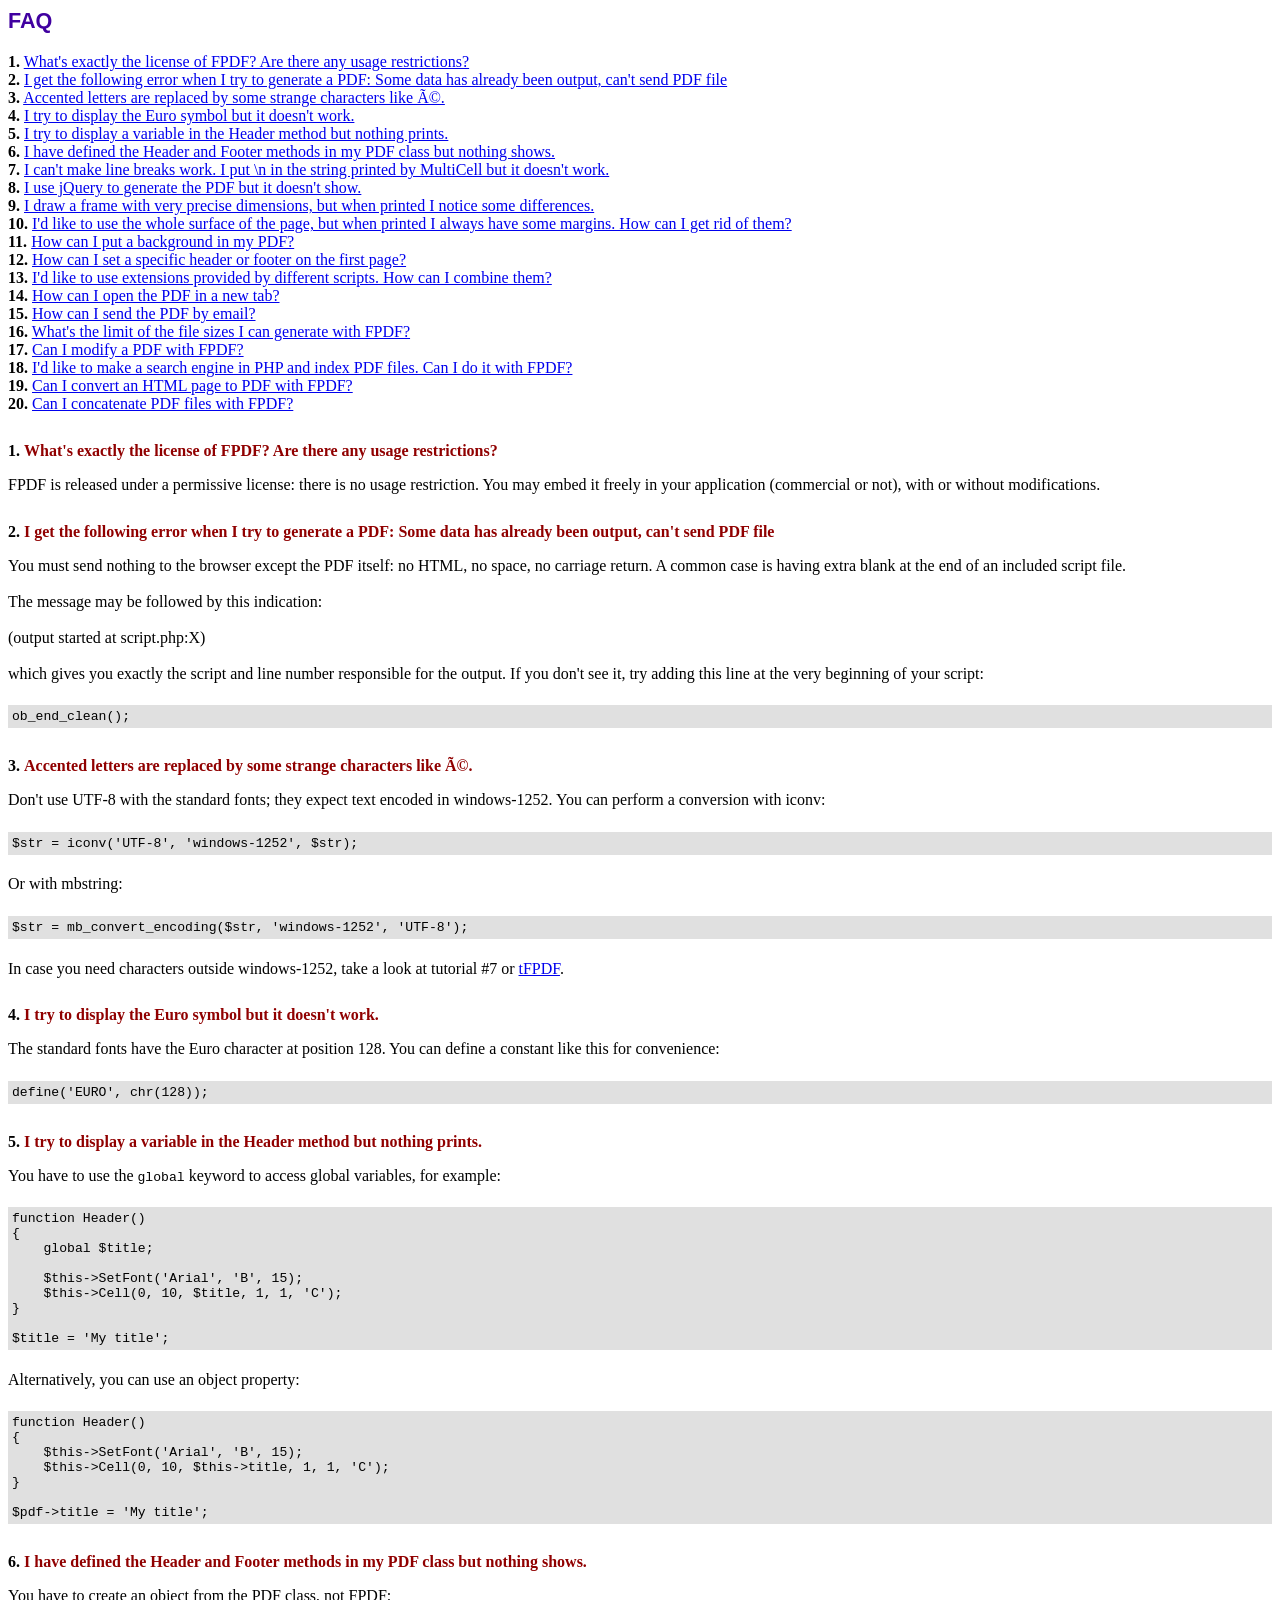
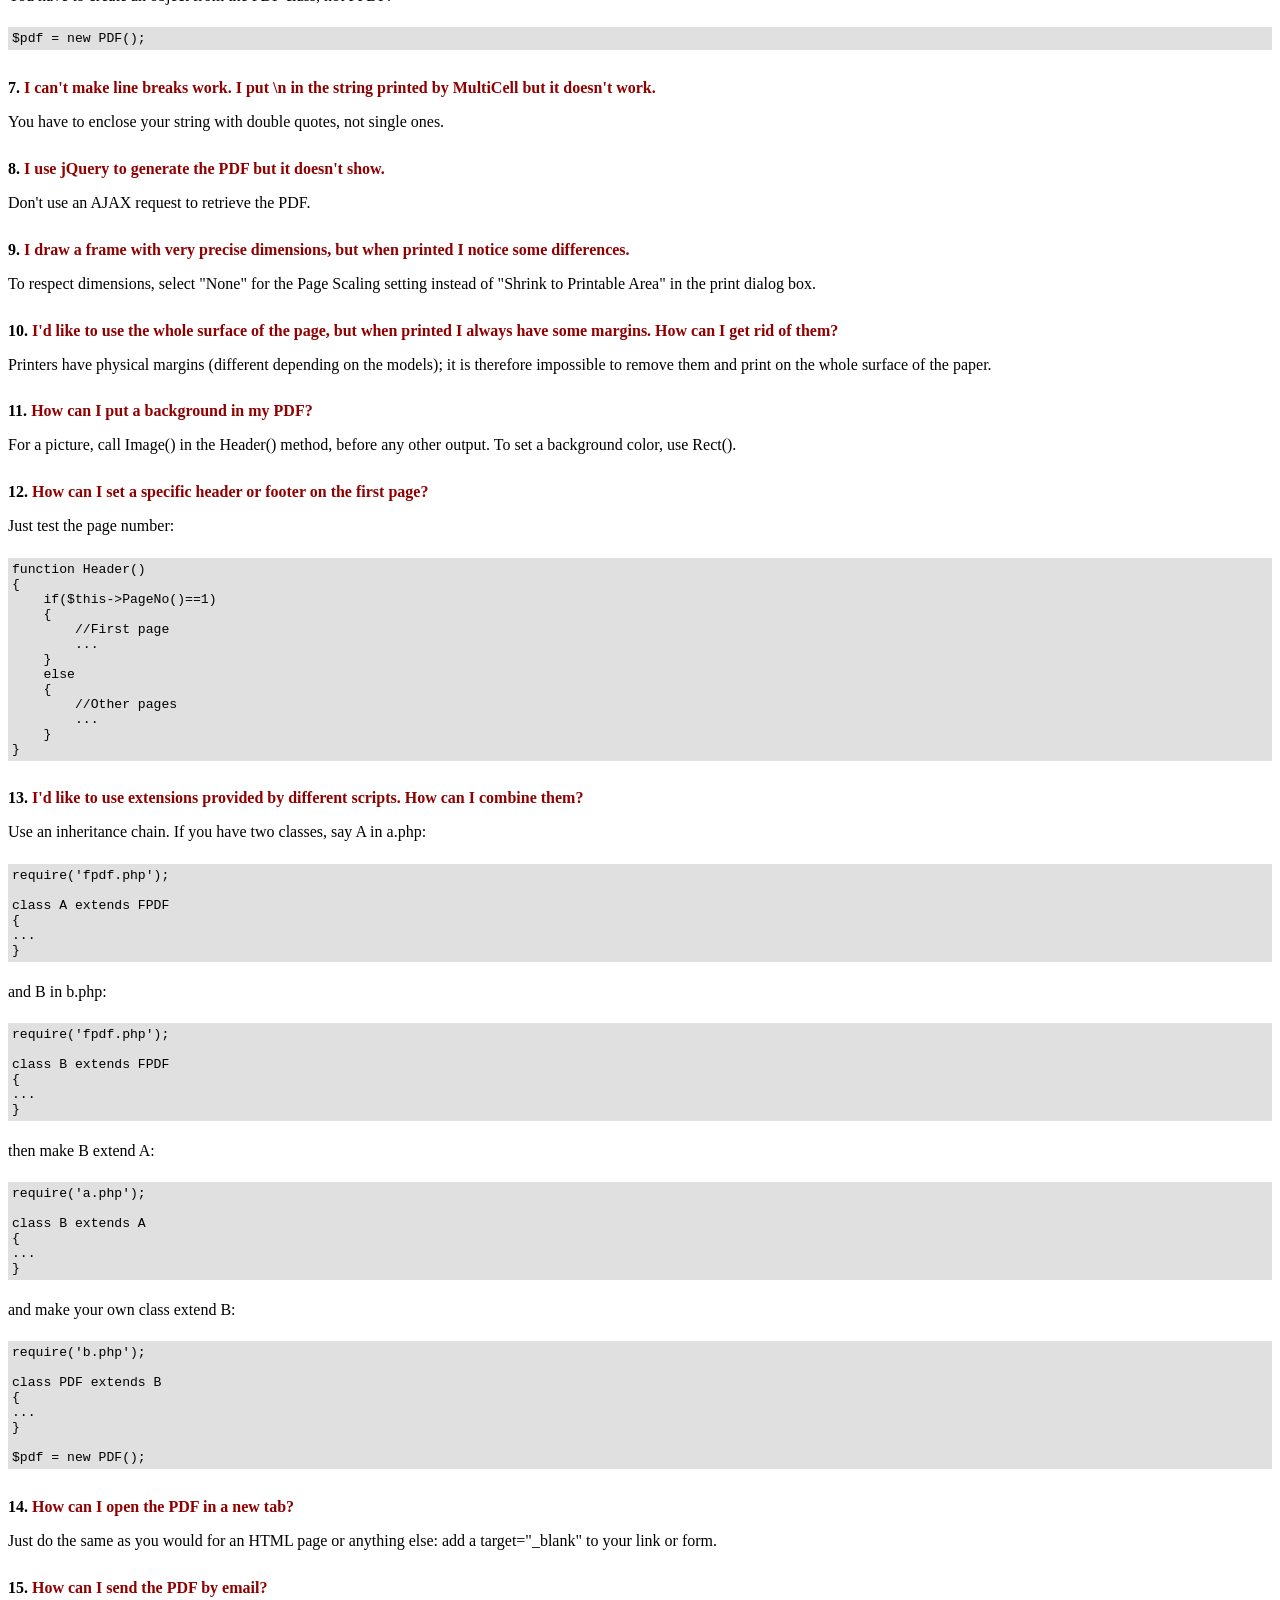
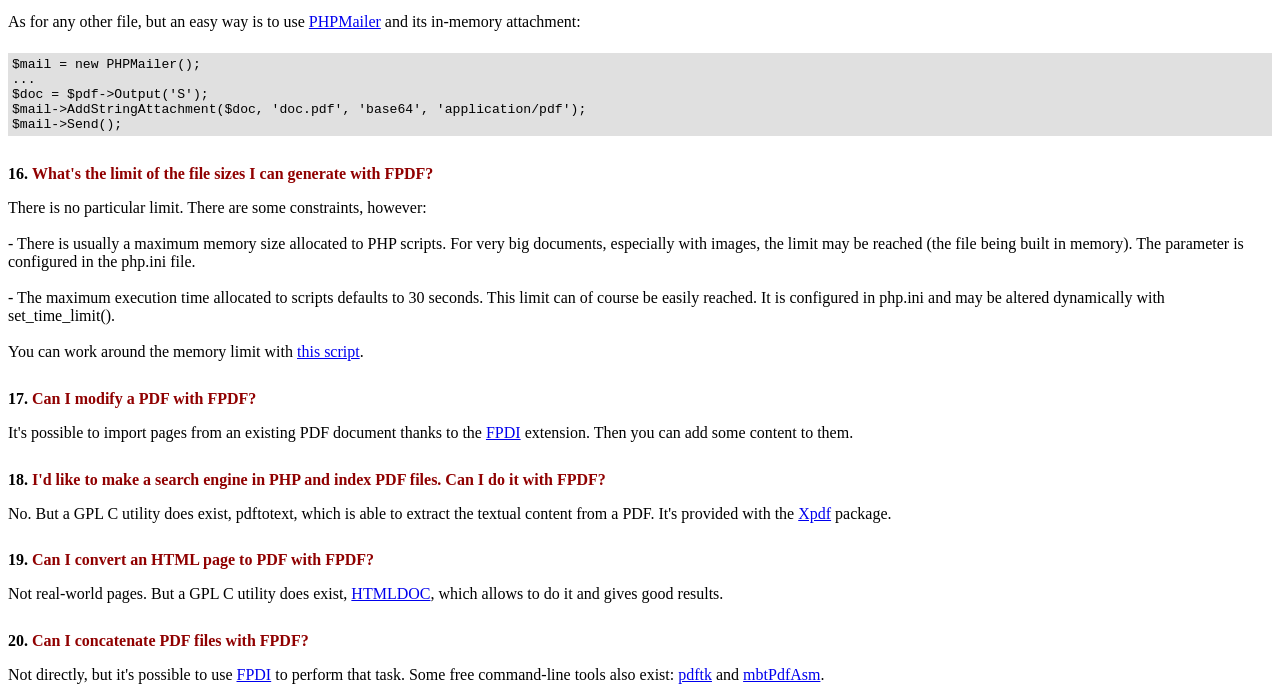
<file: backend/task_management_system/task_management_system/fpdf/FAQ.htm>
<!DOCTYPE html PUBLIC "-//W3C//DTD HTML 4.01 Transitional//EN">
<html>
<head>
<meta http-equiv="Content-Type" content="text/html; charset=UTF-8">
<title>FAQ</title>
<link type="text/css" rel="stylesheet" href="fpdf.css">
<style type="text/css">
ul {list-style-type:none; margin:0; padding:0}
ul#answers li {margin-top:1.8em}
.question {font-weight:bold; color:#900000}
</style>
</head>
<body>
<h1>FAQ</h1>
<ul>
<li><b>1.</b> <a href='#q1'>What's exactly the license of FPDF? Are there any usage restrictions?</a></li>
<li><b>2.</b> <a href='#q2'>I get the following error when I try to generate a PDF: Some data has already been output, can't send PDF file</a></li>
<li><b>3.</b> <a href='#q3'>Accented letters are replaced by some strange characters like Ã©.</a></li>
<li><b>4.</b> <a href='#q4'>I try to display the Euro symbol but it doesn't work.</a></li>
<li><b>5.</b> <a href='#q5'>I try to display a variable in the Header method but nothing prints.</a></li>
<li><b>6.</b> <a href='#q6'>I have defined the Header and Footer methods in my PDF class but nothing shows.</a></li>
<li><b>7.</b> <a href='#q7'>I can't make line breaks work. I put \n in the string printed by MultiCell but it doesn't work.</a></li>
<li><b>8.</b> <a href='#q8'>I use jQuery to generate the PDF but it doesn't show.</a></li>
<li><b>9.</b> <a href='#q9'>I draw a frame with very precise dimensions, but when printed I notice some differences.</a></li>
<li><b>10.</b> <a href='#q10'>I'd like to use the whole surface of the page, but when printed I always have some margins. How can I get rid of them?</a></li>
<li><b>11.</b> <a href='#q11'>How can I put a background in my PDF?</a></li>
<li><b>12.</b> <a href='#q12'>How can I set a specific header or footer on the first page?</a></li>
<li><b>13.</b> <a href='#q13'>I'd like to use extensions provided by different scripts. How can I combine them?</a></li>
<li><b>14.</b> <a href='#q14'>How can I open the PDF in a new tab?</a></li>
<li><b>15.</b> <a href='#q15'>How can I send the PDF by email?</a></li>
<li><b>16.</b> <a href='#q16'>What's the limit of the file sizes I can generate with FPDF?</a></li>
<li><b>17.</b> <a href='#q17'>Can I modify a PDF with FPDF?</a></li>
<li><b>18.</b> <a href='#q18'>I'd like to make a search engine in PHP and index PDF files. Can I do it with FPDF?</a></li>
<li><b>19.</b> <a href='#q19'>Can I convert an HTML page to PDF with FPDF?</a></li>
<li><b>20.</b> <a href='#q20'>Can I concatenate PDF files with FPDF?</a></li>
</ul>

<ul id='answers'>
<li id='q1'>
<p><b>1.</b> <span class='question'>What's exactly the license of FPDF? Are there any usage restrictions?</span></p>
FPDF is released under a permissive license: there is no usage restriction. You may embed it
freely in your application (commercial or not), with or without modifications.
</li>

<li id='q2'>
<p><b>2.</b> <span class='question'>I get the following error when I try to generate a PDF: Some data has already been output, can't send PDF file</span></p>
You must send nothing to the browser except the PDF itself: no HTML, no space, no carriage return. A common
case is having extra blank at the end of an included script file.<br>
<br>
The message may be followed by this indication:<br>
<br>
(output started at script.php:X)<br>
<br>
which gives you exactly the script and line number responsible for the output. If you don't see it,
try adding this line at the very beginning of your script:
<div class="doc-source">
<pre><code>ob_end_clean();</code></pre>
</div>
</li>

<li id='q3'>
<p><b>3.</b> <span class='question'>Accented letters are replaced by some strange characters like Ã©.</span></p>
Don't use UTF-8 with the standard fonts; they expect text encoded in windows-1252.
You can perform a conversion with iconv:
<div class="doc-source">
<pre><code>$str = iconv('UTF-8', 'windows-1252', $str);</code></pre>
</div>
Or with mbstring:
<div class="doc-source">
<pre><code>$str = mb_convert_encoding($str, 'windows-1252', 'UTF-8');</code></pre>
</div>
In case you need characters outside windows-1252, take a look at tutorial #7 or
<a href="http://www.fpdf.org/?go=script&amp;id=92" target="_blank">tFPDF</a>.
</li>

<li id='q4'>
<p><b>4.</b> <span class='question'>I try to display the Euro symbol but it doesn't work.</span></p>
The standard fonts have the Euro character at position 128. You can define a constant like this
for convenience:
<div class="doc-source">
<pre><code>define('EURO', chr(128));</code></pre>
</div>
</li>

<li id='q5'>
<p><b>5.</b> <span class='question'>I try to display a variable in the Header method but nothing prints.</span></p>
You have to use the <code>global</code> keyword to access global variables, for example:
<div class="doc-source">
<pre><code>function Header()
{
    global $title;

    $this-&gt;SetFont('Arial', 'B', 15);
    $this-&gt;Cell(0, 10, $title, 1, 1, 'C');
}

$title = 'My title';</code></pre>
</div>
Alternatively, you can use an object property:
<div class="doc-source">
<pre><code>function Header()
{
    $this-&gt;SetFont('Arial', 'B', 15);
    $this-&gt;Cell(0, 10, $this-&gt;title, 1, 1, 'C');
}

$pdf-&gt;title = 'My title';</code></pre>
</div>
</li>

<li id='q6'>
<p><b>6.</b> <span class='question'>I have defined the Header and Footer methods in my PDF class but nothing shows.</span></p>
You have to create an object from the PDF class, not FPDF:
<div class="doc-source">
<pre><code>$pdf = new PDF();</code></pre>
</div>
</li>

<li id='q7'>
<p><b>7.</b> <span class='question'>I can't make line breaks work. I put \n in the string printed by MultiCell but it doesn't work.</span></p>
You have to enclose your string with double quotes, not single ones.
</li>

<li id='q8'>
<p><b>8.</b> <span class='question'>I use jQuery to generate the PDF but it doesn't show.</span></p>
Don't use an AJAX request to retrieve the PDF.
</li>

<li id='q9'>
<p><b>9.</b> <span class='question'>I draw a frame with very precise dimensions, but when printed I notice some differences.</span></p>
To respect dimensions, select "None" for the Page Scaling setting instead of "Shrink to Printable Area" in the print dialog box.
</li>

<li id='q10'>
<p><b>10.</b> <span class='question'>I'd like to use the whole surface of the page, but when printed I always have some margins. How can I get rid of them?</span></p>
Printers have physical margins (different depending on the models); it is therefore impossible to remove
them and print on the whole surface of the paper.
</li>

<li id='q11'>
<p><b>11.</b> <span class='question'>How can I put a background in my PDF?</span></p>
For a picture, call Image() in the Header() method, before any other output. To set a background color, use Rect().
</li>

<li id='q12'>
<p><b>12.</b> <span class='question'>How can I set a specific header or footer on the first page?</span></p>
Just test the page number:
<div class="doc-source">
<pre><code>function Header()
{
    if($this-&gt;PageNo()==1)
    {
        //First page
        ...
    }
    else
    {
        //Other pages
        ...
    }
}</code></pre>
</div>
</li>

<li id='q13'>
<p><b>13.</b> <span class='question'>I'd like to use extensions provided by different scripts. How can I combine them?</span></p>
Use an inheritance chain. If you have two classes, say A in a.php:
<div class="doc-source">
<pre><code>require('fpdf.php');

class A extends FPDF
{
...
}</code></pre>
</div>
and B in b.php:
<div class="doc-source">
<pre><code>require('fpdf.php');

class B extends FPDF
{
...
}</code></pre>
</div>
then make B extend A:
<div class="doc-source">
<pre><code>require('a.php');

class B extends A
{
...
}</code></pre>
</div>
and make your own class extend B:
<div class="doc-source">
<pre><code>require('b.php');

class PDF extends B
{
...
}

$pdf = new PDF();</code></pre>
</div>
</li>

<li id='q14'>
<p><b>14.</b> <span class='question'>How can I open the PDF in a new tab?</span></p>
Just do the same as you would for an HTML page or anything else: add a target="_blank" to your link or form.
</li>

<li id='q15'>
<p><b>15.</b> <span class='question'>How can I send the PDF by email?</span></p>
As for any other file, but an easy way is to use <a href="https://github.com/PHPMailer/PHPMailer" target="_blank">PHPMailer</a> and
its in-memory attachment:
<div class="doc-source">
<pre><code>$mail = new PHPMailer();
...
$doc = $pdf-&gt;Output('S');
$mail-&gt;AddStringAttachment($doc, 'doc.pdf', 'base64', 'application/pdf');
$mail-&gt;Send();</code></pre>
</div>
</li>

<li id='q16'>
<p><b>16.</b> <span class='question'>What's the limit of the file sizes I can generate with FPDF?</span></p>
There is no particular limit. There are some constraints, however:
<br>
<br>
- There is usually a maximum memory size allocated to PHP scripts. For very big documents,
especially with images, the limit may be reached (the file being built in memory). The
parameter is configured in the php.ini file.
<br>
<br>
- The maximum execution time allocated to scripts defaults to 30 seconds. This limit can of course
be easily reached. It is configured in php.ini and may be altered dynamically with set_time_limit().
<br>
<br>
You can work around the memory limit with <a href="http://www.fpdf.org/?go=script&amp;id=76" target="_blank">this script</a>.
</li>

<li id='q17'>
<p><b>17.</b> <span class='question'>Can I modify a PDF with FPDF?</span></p>
It's possible to import pages from an existing PDF document thanks to the
<a href="https://www.setasign.com/products/fpdi/about/" target="_blank">FPDI</a> extension.
Then you can add some content to them.
</li>

<li id='q18'>
<p><b>18.</b> <span class='question'>I'd like to make a search engine in PHP and index PDF files. Can I do it with FPDF?</span></p>
No. But a GPL C utility does exist, pdftotext, which is able to extract the textual content from a PDF.
It's provided with the <a href="https://www.xpdfreader.com" target="_blank">Xpdf</a> package.
</li>

<li id='q19'>
<p><b>19.</b> <span class='question'>Can I convert an HTML page to PDF with FPDF?</span></p>
Not real-world pages. But a GPL C utility does exist, <a href="https://www.msweet.org/htmldoc/" target="_blank">HTMLDOC</a>,
which allows to do it and gives good results.
</li>

<li id='q20'>
<p><b>20.</b> <span class='question'>Can I concatenate PDF files with FPDF?</span></p>
Not directly, but it's possible to use <a href="https://www.setasign.com/products/fpdi/demos/concatenate-fake/" target="_blank">FPDI</a>
to perform that task. Some free command-line tools also exist:
<a href="https://www.pdflabs.com/tools/pdftk-the-pdf-toolkit/" target="_blank">pdftk</a> and
<a href="http://thierry.schmit.free.fr/spip/spip.php?article15" target="_blank">mbtPdfAsm</a>.
</li>
</ul>
</body>
</html>
</file>
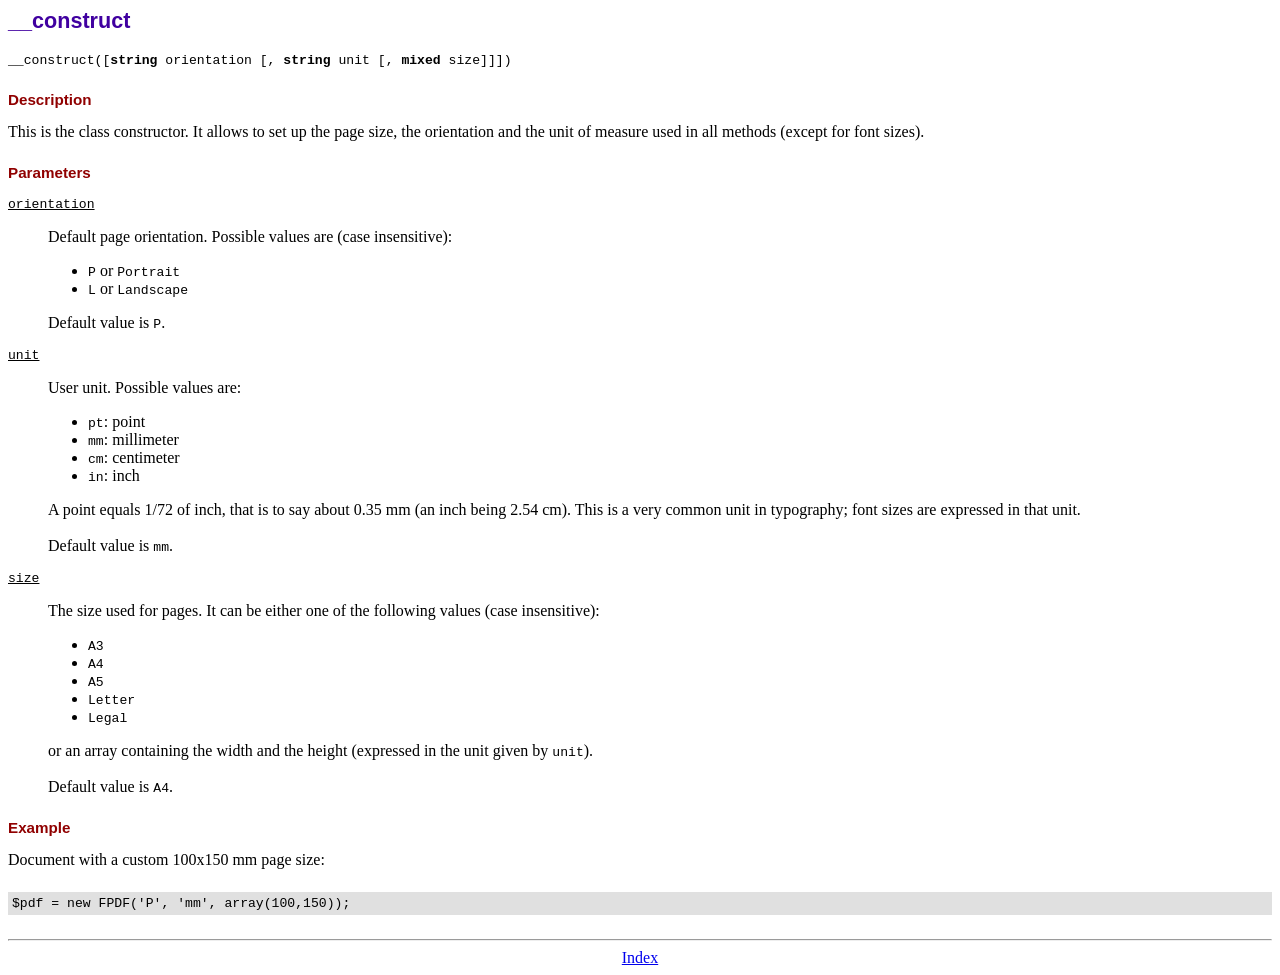
<file: backend/task_management_system/task_management_system/fpdf/doc/__construct.htm>
<!DOCTYPE html PUBLIC "-//W3C//DTD HTML 4.01 Transitional//EN">
<html>
<head>
<meta http-equiv="Content-Type" content="text/html; charset=UTF-8">
<title>__construct</title>
<link type="text/css" rel="stylesheet" href="../fpdf.css">
</head>
<body>
<h1>__construct</h1>
<code>__construct([<b>string</b> orientation [, <b>string</b> unit [, <b>mixed</b> size]]])</code>
<h2>Description</h2>
This is the class constructor. It allows to set up the page size, the orientation and the
unit of measure used in all methods (except for font sizes).
<h2>Parameters</h2>
<dl class="param">
<dt><code>orientation</code></dt>
<dd>
Default page orientation. Possible values are (case insensitive):
<ul>
<li><code>P</code> or <code>Portrait</code></li>
<li><code>L</code> or <code>Landscape</code></li>
</ul>
Default value is <code>P</code>.
</dd>
<dt><code>unit</code></dt>
<dd>
User unit. Possible values are:
<ul>
<li><code>pt</code>: point</li>
<li><code>mm</code>: millimeter</li>
<li><code>cm</code>: centimeter</li>
<li><code>in</code>: inch</li>
</ul>
A point equals 1/72 of inch, that is to say about 0.35 mm (an inch being 2.54 cm). This
is a very common unit in typography; font sizes are expressed in that unit.
<br>
<br>
Default value is <code>mm</code>.
</dd>
<dt><code>size</code></dt>
<dd>
The size used for pages. It can be either one of the following values (case insensitive):
<ul>
<li><code>A3</code></li>
<li><code>A4</code></li>
<li><code>A5</code></li>
<li><code>Letter</code></li>
<li><code>Legal</code></li>
</ul>
or an array containing the width and the height (expressed in the unit given by <code>unit</code>).<br>
<br>
Default value is <code>A4</code>.
</dd>
</dl>
<h2>Example</h2>
Document with a custom 100x150 mm page size:
<div class="doc-source">
<pre><code>$pdf = new FPDF('P', 'mm', array(100,150));</code></pre>
</div>
<hr style="margin-top:1.5em">
<div style="text-align:center"><a href="index.htm">Index</a></div>
</body>
</html>
</file>
<file: backend/task_management_system/task_management_system/fpdf/fpdf.css>
body {font-family:"Times New Roman",serif}
h1 {font:bold 135% Arial,sans-serif; color:#4000A0; margin-bottom:0.9em}
h2 {font:bold 95% Arial,sans-serif; color:#900000; margin-top:1.5em; margin-bottom:1em}
dl.param dt {text-decoration:underline}
dl.param dd {margin-top:1em; margin-bottom:1em}
dl.param ul {margin-top:1em; margin-bottom:1em}
tt, code, kbd {font-family:"Courier New",Courier,monospace; font-size:82%}
div.source {margin-top:1.4em; margin-bottom:1.3em}
div.source pre {display:table; border:1px solid #24246A; width:100%; margin:0em; font-family:inherit; font-size:100%}
div.source code {display:block; border:1px solid #C5C5EC; background-color:#F0F5FF; padding:6px; color:#000000}
div.doc-source {margin-top:1.4em; margin-bottom:1.3em}
div.doc-source pre {display:table; width:100%; margin:0em; font-family:inherit; font-size:100%}
div.doc-source code {display:block; background-color:#E0E0E0; padding:4px}
.kw {color:#000080; font-weight:bold}
.str {color:#CC0000}
.cmt {color:#008000}
p.demo {text-align:center; margin-top:-0.9em}
a.demo {text-decoration:none; font-weight:bold; color:#0000CC}
a.demo:link {text-decoration:none; font-weight:bold; color:#0000CC}
a.demo:hover {text-decoration:none; font-weight:bold; color:#0000FF}
a.demo:active {text-decoration:none; font-weight:bold; color:#0000FF}
</file>
<file: frontend/assets/css/noscript.css>
/*
	Forty by HTML5 UP
	html5up.net | @ajlkn
	Free for personal and commercial use under the CCA 3.0 license (html5up.net/license)
*/

/* Banner */

	body.is-preload #banner:after {
		opacity: 0.85;
	}

	body.is-preload #banner > .inner {
		-moz-filter: none;
		-webkit-filter: none;
		-ms-filter: none;
		filter: none;
		-moz-transform: none;
		-webkit-transform: none;
		-ms-transform: none;
		transform: none;
		opacity: 1;
	}
</file>
<file: frontend/assets/css/main.css>
@import url(fontawesome-all.min.css);
@import url("https://fonts.googleapis.com/css?family=Source+Sans+Pro:300,300italic,600,600italic");

/*
	Forty by HTML5 UP
	html5up.net | @ajlkn
	Free for personal and commercial use under the CCA 3.0 license (html5up.net/license)
*/

html, body, div, span, applet, object,
iframe, h1, h2, h3, h4, h5, h6, p, blockquote,
pre, a, abbr, acronym, address, big, cite,
code, del, dfn, em, img, ins, kbd, q, s, samp,
small, strike, strong, sub, sup, tt, var, b,
u, i, center, dl, dt, dd, ol, ul, li, fieldset,
form, label, legend, table, caption, tbody,
tfoot, thead, tr, th, td, article, aside,
canvas, details, embed, figure, figcaption,
footer, header, hgroup, menu, nav, output, ruby,
section, summary, time, mark, audio, video {
	margin: 0;
	padding: 0;
	border: 0;
	font-size: 100%;
	font: inherit;
	vertical-align: baseline;}

article, aside, details, figcaption, figure,
footer, header, hgroup, menu, nav, section {
	display: block;}

body {
	line-height: 1;
}

ol, ul {
	list-style: none;
}

blockquote, q {
	quotes: none;
}

	blockquote:before, blockquote:after, q:before, q:after {
		content: '';
		content: none;
	}

table {
	border-collapse: collapse;
	border-spacing: 0;
}

body {
	-webkit-text-size-adjust: none;
}

mark {
	background-color: transparent;
	color: inherit;
}

input::-moz-focus-inner {
	border: 0;
	padding: 0;
}

input, select, textarea {
	-moz-appearance: none;
	-webkit-appearance: none;
	-ms-appearance: none;
	appearance: none;
}

/* Basic */

	@-ms-viewport {
		width: device-width;
	}

	body {
		-ms-overflow-style: scrollbar;
	}

	@media screen and (max-width: 480px) {

		html, body {
			min-width: 320px;
		}

	}

	html {
		box-sizing: border-box;
	}

	*, *:before, *:after {
		box-sizing: inherit;
	}

	body {
		background: #242943;
	}

		body.is-preload *, body.is-preload *:before, body.is-preload *:after {
			-moz-animation: none !important;
			-webkit-animation: none !important;
			-ms-animation: none !important;
			animation: none !important;
			-moz-transition: none !important;
			-webkit-transition: none !important;
			-ms-transition: none !important;
			transition: none !important;
		}

/* Type */

	body, input, select, textarea {
		color: #ffffff;
		font-family: "Source Sans Pro", Helvetica, sans-serif;
		font-size: 17pt;
		font-weight: 300;
		letter-spacing: 0.025em;
		line-height: 1.65;
	}

		@media screen and (max-width: 1680px) {

			body, input, select, textarea {
				font-size: 14pt;
			}

		}

		@media screen and (max-width: 1280px) {

			body, input, select, textarea {
				font-size: 12pt;
			}

		}

		@media screen and (max-width: 360px) {

			body, input, select, textarea {
				font-size: 11pt;
			}

		}

	a {
		-moz-transition: color 0.2s ease-in-out, border-bottom-color 0.2s ease-in-out;
		-webkit-transition: color 0.2s ease-in-out, border-bottom-color 0.2s ease-in-out;
		-ms-transition: color 0.2s ease-in-out, border-bottom-color 0.2s ease-in-out;
		transition: color 0.2s ease-in-out, border-bottom-color 0.2s ease-in-out;
		border-bottom: dotted 1px;
		color: inherit;
		text-decoration: none;
	}

		a:hover {
			border-bottom-color: transparent;
			color: #9bf1ff !important;
		}

		a:active {
			color: #53e3fb !important;
		}

	strong, b {
		color: #ffffff;
		font-weight: 600;
	}

	em, i {
		font-style: italic;
	}

	p {
		margin: 0 0 2em 0;
	}

	h1, h2, h3, h4, h5, h6 {
		color: #ffffff;
		font-weight: 600;
		line-height: 1.65;
		margin: 0 0 1em 0;
	}

		h1 a, h2 a, h3 a, h4 a, h5 a, h6 a {
			color: inherit;
			border-bottom: 0;
		}

	h1 {
		font-size: 2.5em;
	}

	h2 {
		font-size: 1.75em;
	}

	h3 {
		font-size: 1.35em;
	}

	h4 {
		font-size: 1.1em;
	}

	h5 {
		font-size: 0.9em;
	}

	h6 {
		font-size: 0.7em;
	}

	@media screen and (max-width: 736px) {

		h1 {
			font-size: 2em;
		}

		h2 {
			font-size: 1.5em;
		}

		h3 {
			font-size: 1.25em;
		}

	}

	sub {
		font-size: 0.8em;
		position: relative;
		top: 0.5em;
	}

	sup {
		font-size: 0.8em;
		position: relative;
		top: -0.5em;
	}

	blockquote {
		border-left: solid 4px rgba(212, 212, 255, 0.1);
		font-style: italic;
		margin: 0 0 2em 0;
		padding: 0.5em 0 0.5em 2em;
	}

	code {
		background: rgba(212, 212, 255, 0.035);
		font-family: "Courier New", monospace;
		font-size: 0.9em;
		margin: 0 0.25em;
		padding: 0.25em 0.65em;
	}

	pre {
		-webkit-overflow-scrolling: touch;
		font-family: "Courier New", monospace;
		font-size: 0.9em;
		margin: 0 0 2em 0;
	}

		pre code {
			display: block;
			line-height: 1.75;
			padding: 1em 1.5em;
			overflow-x: auto;
		}

	hr {
		border: 0;
		border-bottom: solid 1px rgba(212, 212, 255, 0.1);
		margin: 2em 0;
	}

		hr.major {
			margin: 3em 0;
		}

	.align-left {
		text-align: left;
	}

	.align-center {
		text-align: center;
	}

	.align-right {
		text-align: right;
	}

/* Row */

	.row {
		display: flex;
		flex-wrap: wrap;
		box-sizing: border-box;
		align-items: stretch;
	}

		.row > * {
			box-sizing: border-box;
		}

		.row.gtr-uniform > * > :last-child {
			margin-bottom: 0;
		}

		.row.aln-left {
			justify-content: flex-start;
		}

		.row.aln-center {
			justify-content: center;
		}

		.row.aln-right {
			justify-content: flex-end;
		}

		.row.aln-top {
			align-items: flex-start;
		}

		.row.aln-middle {
			align-items: center;
		}

		.row.aln-bottom {
			align-items: flex-end;
		}

		.row > .imp {
			order: -1;
		}

		.row > .col-1 {
			width: 8.33333%;
		}

		.row > .off-1 {
			margin-left: 8.33333%;
		}

		.row > .col-2 {
			width: 16.66667%;
		}

		.row > .off-2 {
			margin-left: 16.66667%;
		}

		.row > .col-3 {
			width: 25%;
		}

		.row > .off-3 {
			margin-left: 25%;
		}

		.row > .col-4 {
			width: 33.33333%;
		}

		.row > .off-4 {
			margin-left: 33.33333%;
		}

		.row > .col-5 {
			width: 41.66667%;
		}

		.row > .off-5 {
			margin-left: 41.66667%;
		}

		.row > .col-6 {
			width: 50%;
		}

		.row > .off-6 {
			margin-left: 50%;
		}

		.row > .col-7 {
			width: 58.33333%;
		}

		.row > .off-7 {
			margin-left: 58.33333%;
		}

		.row > .col-8 {
			width: 66.66667%;
		}

		.row > .off-8 {
			margin-left: 66.66667%;
		}

		.row > .col-9 {
			width: 75%;
		}

		.row > .off-9 {
			margin-left: 75%;
		}

		.row > .col-10 {
			width: 83.33333%;
		}

		.row > .off-10 {
			margin-left: 83.33333%;
		}

		.row > .col-11 {
			width: 91.66667%;
		}

		.row > .off-11 {
			margin-left: 91.66667%;
		}

		.row > .col-12 {
			width: 100%;
		}

		.row > .off-12 {
			margin-left: 100%;
		}

		.row.gtr-0 {
			margin-top: 0;
			margin-left: 0em;
		}

			.row.gtr-0 > * {
				padding: 0 0 0 0em;
			}

			.row.gtr-0.gtr-uniform {
				margin-top: 0em;
			}

				.row.gtr-0.gtr-uniform > * {
					padding-top: 0em;
				}

		.row.gtr-25 {
			margin-top: 0;
			margin-left: -0.5em;
		}

			.row.gtr-25 > * {
				padding: 0 0 0 0.5em;
			}

			.row.gtr-25.gtr-uniform {
				margin-top: -0.5em;
			}

				.row.gtr-25.gtr-uniform > * {
					padding-top: 0.5em;
				}

		.row.gtr-50 {
			margin-top: 0;
			margin-left: -1em;
		}

			.row.gtr-50 > * {
				padding: 0 0 0 1em;
			}

			.row.gtr-50.gtr-uniform {
				margin-top: -1em;
			}

				.row.gtr-50.gtr-uniform > * {
					padding-top: 1em;
				}

		.row {
			margin-top: 0;
			margin-left: -2em;
		}

			.row > * {
				padding: 0 0 0 2em;
			}

			.row.gtr-uniform {
				margin-top: -2em;
			}

				.row.gtr-uniform > * {
					padding-top: 2em;
				}

		.row.gtr-150 {
			margin-top: 0;
			margin-left: -3em;
		}

			.row.gtr-150 > * {
				padding: 0 0 0 3em;
			}

			.row.gtr-150.gtr-uniform {
				margin-top: -3em;
			}

				.row.gtr-150.gtr-uniform > * {
					padding-top: 3em;
				}

		.row.gtr-200 {
			margin-top: 0;
			margin-left: -4em;
		}

			.row.gtr-200 > * {
				padding: 0 0 0 4em;
			}

			.row.gtr-200.gtr-uniform {
				margin-top: -4em;
			}

				.row.gtr-200.gtr-uniform > * {
					padding-top: 4em;
				}

		@media screen and (max-width: 1680px) {

			.row {
				display: flex;
				flex-wrap: wrap;
				box-sizing: border-box;
				align-items: stretch;
			}

				.row > * {
					box-sizing: border-box;
				}

				.row.gtr-uniform > * > :last-child {
					margin-bottom: 0;
				}

				.row.aln-left {
					justify-content: flex-start;
				}

				.row.aln-center {
					justify-content: center;
				}

				.row.aln-right {
					justify-content: flex-end;
				}

				.row.aln-top {
					align-items: flex-start;
				}

				.row.aln-middle {
					align-items: center;
				}

				.row.aln-bottom {
					align-items: flex-end;
				}

				.row > .imp-xlarge {
					order: -1;
				}

				.row > .col-1-xlarge {
					width: 8.33333%;
				}

				.row > .off-1-xlarge {
					margin-left: 8.33333%;
				}

				.row > .col-2-xlarge {
					width: 16.66667%;
				}

				.row > .off-2-xlarge {
					margin-left: 16.66667%;
				}

				.row > .col-3-xlarge {
					width: 25%;
				}

				.row > .off-3-xlarge {
					margin-left: 25%;
				}

				.row > .col-4-xlarge {
					width: 33.33333%;
				}

				.row > .off-4-xlarge {
					margin-left: 33.33333%;
				}

				.row > .col-5-xlarge {
					width: 41.66667%;
				}

				.row > .off-5-xlarge {
					margin-left: 41.66667%;
				}

				.row > .col-6-xlarge {
					width: 50%;
				}

				.row > .off-6-xlarge {
					margin-left: 50%;
				}

				.row > .col-7-xlarge {
					width: 58.33333%;
				}

				.row > .off-7-xlarge {
					margin-left: 58.33333%;
				}

				.row > .col-8-xlarge {
					width: 66.66667%;
				}

				.row > .off-8-xlarge {
					margin-left: 66.66667%;
				}

				.row > .col-9-xlarge {
					width: 75%;
				}

				.row > .off-9-xlarge {
					margin-left: 75%;
				}

				.row > .col-10-xlarge {
					width: 83.33333%;
				}

				.row > .off-10-xlarge {
					margin-left: 83.33333%;
				}

				.row > .col-11-xlarge {
					width: 91.66667%;
				}

				.row > .off-11-xlarge {
					margin-left: 91.66667%;
				}

				.row > .col-12-xlarge {
					width: 100%;
				}

				.row > .off-12-xlarge {
					margin-left: 100%;
				}

				.row.gtr-0 {
					margin-top: 0;
					margin-left: 0em;
				}

					.row.gtr-0 > * {
						padding: 0 0 0 0em;
					}

					.row.gtr-0.gtr-uniform {
						margin-top: 0em;
					}

						.row.gtr-0.gtr-uniform > * {
							padding-top: 0em;
						}

				.row.gtr-25 {
					margin-top: 0;
					margin-left: -0.5em;
				}

					.row.gtr-25 > * {
						padding: 0 0 0 0.5em;
					}

					.row.gtr-25.gtr-uniform {
						margin-top: -0.5em;
					}

						.row.gtr-25.gtr-uniform > * {
							padding-top: 0.5em;
						}

				.row.gtr-50 {
					margin-top: 0;
					margin-left: -1em;
				}

					.row.gtr-50 > * {
						padding: 0 0 0 1em;
					}

					.row.gtr-50.gtr-uniform {
						margin-top: -1em;
					}

						.row.gtr-50.gtr-uniform > * {
							padding-top: 1em;
						}

				.row {
					margin-top: 0;
					margin-left: -2em;
				}

					.row > * {
						padding: 0 0 0 2em;
					}

					.row.gtr-uniform {
						margin-top: -2em;
					}

						.row.gtr-uniform > * {
							padding-top: 2em;
						}

				.row.gtr-150 {
					margin-top: 0;
					margin-left: -3em;
				}

					.row.gtr-150 > * {
						padding: 0 0 0 3em;
					}

					.row.gtr-150.gtr-uniform {
						margin-top: -3em;
					}

						.row.gtr-150.gtr-uniform > * {
							padding-top: 3em;
						}

				.row.gtr-200 {
					margin-top: 0;
					margin-left: -4em;
				}

					.row.gtr-200 > * {
						padding: 0 0 0 4em;
					}

					.row.gtr-200.gtr-uniform {
						margin-top: -4em;
					}

						.row.gtr-200.gtr-uniform > * {
							padding-top: 4em;
						}

		}

		@media screen and (max-width: 1280px) {

			.row {
				display: flex;
				flex-wrap: wrap;
				box-sizing: border-box;
				align-items: stretch;
			}

				.row > * {
					box-sizing: border-box;
				}

				.row.gtr-uniform > * > :last-child {
					margin-bottom: 0;
				}

				.row.aln-left {
					justify-content: flex-start;
				}

				.row.aln-center {
					justify-content: center;
				}

				.row.aln-right {
					justify-content: flex-end;
				}

				.row.aln-top {
					align-items: flex-start;
				}

				.row.aln-middle {
					align-items: center;
				}

				.row.aln-bottom {
					align-items: flex-end;
				}

				.row > .imp-large {
					order: -1;
				}

				.row > .col-1-large {
					width: 8.33333%;
				}

				.row > .off-1-large {
					margin-left: 8.33333%;
				}

				.row > .col-2-large {
					width: 16.66667%;
				}

				.row > .off-2-large {
					margin-left: 16.66667%;
				}

				.row > .col-3-large {
					width: 25%;
				}

				.row > .off-3-large {
					margin-left: 25%;
				}

				.row > .col-4-large {
					width: 33.33333%;
				}

				.row > .off-4-large {
					margin-left: 33.33333%;
				}

				.row > .col-5-large {
					width: 41.66667%;
				}

				.row > .off-5-large {
					margin-left: 41.66667%;
				}

				.row > .col-6-large {
					width: 50%;
				}

				.row > .off-6-large {
					margin-left: 50%;
				}

				.row > .col-7-large {
					width: 58.33333%;
				}

				.row > .off-7-large {
					margin-left: 58.33333%;
				}

				.row > .col-8-large {
					width: 66.66667%;
				}

				.row > .off-8-large {
					margin-left: 66.66667%;
				}

				.row > .col-9-large {
					width: 75%;
				}

				.row > .off-9-large {
					margin-left: 75%;
				}

				.row > .col-10-large {
					width: 83.33333%;
				}

				.row > .off-10-large {
					margin-left: 83.33333%;
				}

				.row > .col-11-large {
					width: 91.66667%;
				}

				.row > .off-11-large {
					margin-left: 91.66667%;
				}

				.row > .col-12-large {
					width: 100%;
				}

				.row > .off-12-large {
					margin-left: 100%;
				}

				.row.gtr-0 {
					margin-top: 0;
					margin-left: 0em;
				}

					.row.gtr-0 > * {
						padding: 0 0 0 0em;
					}

					.row.gtr-0.gtr-uniform {
						margin-top: 0em;
					}

						.row.gtr-0.gtr-uniform > * {
							padding-top: 0em;
						}

				.row.gtr-25 {
					margin-top: 0;
					margin-left: -0.375em;
				}

					.row.gtr-25 > * {
						padding: 0 0 0 0.375em;
					}

					.row.gtr-25.gtr-uniform {
						margin-top: -0.375em;
					}

						.row.gtr-25.gtr-uniform > * {
							padding-top: 0.375em;
						}

				.row.gtr-50 {
					margin-top: 0;
					margin-left: -0.75em;
				}

					.row.gtr-50 > * {
						padding: 0 0 0 0.75em;
					}

					.row.gtr-50.gtr-uniform {
						margin-top: -0.75em;
					}

						.row.gtr-50.gtr-uniform > * {
							padding-top: 0.75em;
						}

				.row {
					margin-top: 0;
					margin-left: -1.5em;
				}

					.row > * {
						padding: 0 0 0 1.5em;
					}

					.row.gtr-uniform {
						margin-top: -1.5em;
					}

						.row.gtr-uniform > * {
							padding-top: 1.5em;
						}

				.row.gtr-150 {
					margin-top: 0;
					margin-left: -2.25em;
				}

					.row.gtr-150 > * {
						padding: 0 0 0 2.25em;
					}

					.row.gtr-150.gtr-uniform {
						margin-top: -2.25em;
					}

						.row.gtr-150.gtr-uniform > * {
							padding-top: 2.25em;
						}

				.row.gtr-200 {
					margin-top: 0;
					margin-left: -3em;
				}

					.row.gtr-200 > * {
						padding: 0 0 0 3em;
					}

					.row.gtr-200.gtr-uniform {
						margin-top: -3em;
					}

						.row.gtr-200.gtr-uniform > * {
							padding-top: 3em;
						}

		}

		@media screen and (max-width: 980px) {

			.row {
				display: flex;
				flex-wrap: wrap;
				box-sizing: border-box;
				align-items: stretch;
			}

				.row > * {
					box-sizing: border-box;
				}

				.row.gtr-uniform > * > :last-child {
					margin-bottom: 0;
				}

				.row.aln-left {
					justify-content: flex-start;
				}

				.row.aln-center {
					justify-content: center;
				}

				.row.aln-right {
					justify-content: flex-end;
				}

				.row.aln-top {
					align-items: flex-start;
				}

				.row.aln-middle {
					align-items: center;
				}

				.row.aln-bottom {
					align-items: flex-end;
				}

				.row > .imp-medium {
					order: -1;
				}

				.row > .col-1-medium {
					width: 8.33333%;
				}

				.row > .off-1-medium {
					margin-left: 8.33333%;
				}

				.row > .col-2-medium {
					width: 16.66667%;
				}

				.row > .off-2-medium {
					margin-left: 16.66667%;
				}

				.row > .col-3-medium {
					width: 25%;
				}

				.row > .off-3-medium {
					margin-left: 25%;
				}

				.row > .col-4-medium {
					width: 33.33333%;
				}

				.row > .off-4-medium {
					margin-left: 33.33333%;
				}

				.row > .col-5-medium {
					width: 41.66667%;
				}

				.row > .off-5-medium {
					margin-left: 41.66667%;
				}

				.row > .col-6-medium {
					width: 50%;
				}

				.row > .off-6-medium {
					margin-left: 50%;
				}

				.row > .col-7-medium {
					width: 58.33333%;
				}

				.row > .off-7-medium {
					margin-left: 58.33333%;
				}

				.row > .col-8-medium {
					width: 66.66667%;
				}

				.row > .off-8-medium {
					margin-left: 66.66667%;
				}

				.row > .col-9-medium {
					width: 75%;
				}

				.row > .off-9-medium {
					margin-left: 75%;
				}

				.row > .col-10-medium {
					width: 83.33333%;
				}

				.row > .off-10-medium {
					margin-left: 83.33333%;
				}

				.row > .col-11-medium {
					width: 91.66667%;
				}

				.row > .off-11-medium {
					margin-left: 91.66667%;
				}

				.row > .col-12-medium {
					width: 100%;
				}

				.row > .off-12-medium {
					margin-left: 100%;
				}

				.row.gtr-0 {
					margin-top: 0;
					margin-left: 0em;
				}

					.row.gtr-0 > * {
						padding: 0 0 0 0em;
					}

					.row.gtr-0.gtr-uniform {
						margin-top: 0em;
					}

						.row.gtr-0.gtr-uniform > * {
							padding-top: 0em;
						}

				.row.gtr-25 {
					margin-top: 0;
					margin-left: -0.375em;
				}

					.row.gtr-25 > * {
						padding: 0 0 0 0.375em;
					}

					.row.gtr-25.gtr-uniform {
						margin-top: -0.375em;
					}

						.row.gtr-25.gtr-uniform > * {
							padding-top: 0.375em;
						}

				.row.gtr-50 {
					margin-top: 0;
					margin-left: -0.75em;
				}

					.row.gtr-50 > * {
						padding: 0 0 0 0.75em;
					}

					.row.gtr-50.gtr-uniform {
						margin-top: -0.75em;
					}

						.row.gtr-50.gtr-uniform > * {
							padding-top: 0.75em;
						}

				.row {
					margin-top: 0;
					margin-left: -1.5em;
				}

					.row > * {
						padding: 0 0 0 1.5em;
					}

					.row.gtr-uniform {
						margin-top: -1.5em;
					}

						.row.gtr-uniform > * {
							padding-top: 1.5em;
						}

				.row.gtr-150 {
					margin-top: 0;
					margin-left: -2.25em;
				}

					.row.gtr-150 > * {
						padding: 0 0 0 2.25em;
					}

					.row.gtr-150.gtr-uniform {
						margin-top: -2.25em;
					}

						.row.gtr-150.gtr-uniform > * {
							padding-top: 2.25em;
						}

				.row.gtr-200 {
					margin-top: 0;
					margin-left: -3em;
				}

					.row.gtr-200 > * {
						padding: 0 0 0 3em;
					}

					.row.gtr-200.gtr-uniform {
						margin-top: -3em;
					}

						.row.gtr-200.gtr-uniform > * {
							padding-top: 3em;
						}

		}

		@media screen and (max-width: 736px) {

			.row {
				display: flex;
				flex-wrap: wrap;
				box-sizing: border-box;
				align-items: stretch;
			}

				.row > * {
					box-sizing: border-box;
				}

				.row.gtr-uniform > * > :last-child {
					margin-bottom: 0;
				}

				.row.aln-left {
					justify-content: flex-start;
				}

				.row.aln-center {
					justify-content: center;
				}

				.row.aln-right {
					justify-content: flex-end;
				}

				.row.aln-top {
					align-items: flex-start;
				}

				.row.aln-middle {
					align-items: center;
				}

				.row.aln-bottom {
					align-items: flex-end;
				}

				.row > .imp-small {
					order: -1;
				}

				.row > .col-1-small {
					width: 8.33333%;
				}

				.row > .off-1-small {
					margin-left: 8.33333%;
				}

				.row > .col-2-small {
					width: 16.66667%;
				}

				.row > .off-2-small {
					margin-left: 16.66667%;
				}

				.row > .col-3-small {
					width: 25%;
				}

				.row > .off-3-small {
					margin-left: 25%;
				}

				.row > .col-4-small {
					width: 33.33333%;
				}

				.row > .off-4-small {
					margin-left: 33.33333%;
				}

				.row > .col-5-small {
					width: 41.66667%;
				}

				.row > .off-5-small {
					margin-left: 41.66667%;
				}

				.row > .col-6-small {
					width: 50%;
				}

				.row > .off-6-small {
					margin-left: 50%;
				}

				.row > .col-7-small {
					width: 58.33333%;
				}

				.row > .off-7-small {
					margin-left: 58.33333%;
				}

				.row > .col-8-small {
					width: 66.66667%;
				}

				.row > .off-8-small {
					margin-left: 66.66667%;
				}

				.row > .col-9-small {
					width: 75%;
				}

				.row > .off-9-small {
					margin-left: 75%;
				}

				.row > .col-10-small {
					width: 83.33333%;
				}

				.row > .off-10-small {
					margin-left: 83.33333%;
				}

				.row > .col-11-small {
					width: 91.66667%;
				}

				.row > .off-11-small {
					margin-left: 91.66667%;
				}

				.row > .col-12-small {
					width: 100%;
				}

				.row > .off-12-small {
					margin-left: 100%;
				}

				.row.gtr-0 {
					margin-top: 0;
					margin-left: 0em;
				}

					.row.gtr-0 > * {
						padding: 0 0 0 0em;
					}

					.row.gtr-0.gtr-uniform {
						margin-top: 0em;
					}

						.row.gtr-0.gtr-uniform > * {
							padding-top: 0em;
						}

				.row.gtr-25 {
					margin-top: 0;
					margin-left: -0.3125em;
				}

					.row.gtr-25 > * {
						padding: 0 0 0 0.3125em;
					}

					.row.gtr-25.gtr-uniform {
						margin-top: -0.3125em;
					}

						.row.gtr-25.gtr-uniform > * {
							padding-top: 0.3125em;
						}

				.row.gtr-50 {
					margin-top: 0;
					margin-left: -0.625em;
				}

					.row.gtr-50 > * {
						padding: 0 0 0 0.625em;
					}

					.row.gtr-50.gtr-uniform {
						margin-top: -0.625em;
					}

						.row.gtr-50.gtr-uniform > * {
							padding-top: 0.625em;
						}

				.row {
					margin-top: 0;
					margin-left: -1.25em;
				}

					.row > * {
						padding: 0 0 0 1.25em;
					}

					.row.gtr-uniform {
						margin-top: -1.25em;
					}

						.row.gtr-uniform > * {
							padding-top: 1.25em;
						}

				.row.gtr-150 {
					margin-top: 0;
					margin-left: -1.875em;
				}

					.row.gtr-150 > * {
						padding: 0 0 0 1.875em;
					}

					.row.gtr-150.gtr-uniform {
						margin-top: -1.875em;
					}

						.row.gtr-150.gtr-uniform > * {
							padding-top: 1.875em;
						}

				.row.gtr-200 {
					margin-top: 0;
					margin-left: -2.5em;
				}

					.row.gtr-200 > * {
						padding: 0 0 0 2.5em;
					}

					.row.gtr-200.gtr-uniform {
						margin-top: -2.5em;
					}

						.row.gtr-200.gtr-uniform > * {
							padding-top: 2.5em;
						}

		}

		@media screen and (max-width: 480px) {

			.row {
				display: flex;
				flex-wrap: wrap;
				box-sizing: border-box;
				align-items: stretch;
			}

				.row > * {
					box-sizing: border-box;
				}

				.row.gtr-uniform > * > :last-child {
					margin-bottom: 0;
				}

				.row.aln-left {
					justify-content: flex-start;
				}

				.row.aln-center {
					justify-content: center;
				}

				.row.aln-right {
					justify-content: flex-end;
				}

				.row.aln-top {
					align-items: flex-start;
				}

				.row.aln-middle {
					align-items: center;
				}

				.row.aln-bottom {
					align-items: flex-end;
				}

				.row > .imp-xsmall {
					order: -1;
				}

				.row > .col-1-xsmall {
					width: 8.33333%;
				}

				.row > .off-1-xsmall {
					margin-left: 8.33333%;
				}

				.row > .col-2-xsmall {
					width: 16.66667%;
				}

				.row > .off-2-xsmall {
					margin-left: 16.66667%;
				}

				.row > .col-3-xsmall {
					width: 25%;
				}

				.row > .off-3-xsmall {
					margin-left: 25%;
				}

				.row > .col-4-xsmall {
					width: 33.33333%;
				}

				.row > .off-4-xsmall {
					margin-left: 33.33333%;
				}

				.row > .col-5-xsmall {
					width: 41.66667%;
				}

				.row > .off-5-xsmall {
					margin-left: 41.66667%;
				}

				.row > .col-6-xsmall {
					width: 50%;
				}

				.row > .off-6-xsmall {
					margin-left: 50%;
				}

				.row > .col-7-xsmall {
					width: 58.33333%;
				}

				.row > .off-7-xsmall {
					margin-left: 58.33333%;
				}

				.row > .col-8-xsmall {
					width: 66.66667%;
				}

				.row > .off-8-xsmall {
					margin-left: 66.66667%;
				}

				.row > .col-9-xsmall {
					width: 75%;
				}

				.row > .off-9-xsmall {
					margin-left: 75%;
				}

				.row > .col-10-xsmall {
					width: 83.33333%;
				}

				.row > .off-10-xsmall {
					margin-left: 83.33333%;
				}

				.row > .col-11-xsmall {
					width: 91.66667%;
				}

				.row > .off-11-xsmall {
					margin-left: 91.66667%;
				}

				.row > .col-12-xsmall {
					width: 100%;
				}

				.row > .off-12-xsmall {
					margin-left: 100%;
				}

				.row.gtr-0 {
					margin-top: 0;
					margin-left: 0em;
				}

					.row.gtr-0 > * {
						padding: 0 0 0 0em;
					}

					.row.gtr-0.gtr-uniform {
						margin-top: 0em;
					}

						.row.gtr-0.gtr-uniform > * {
							padding-top: 0em;
						}

				.row.gtr-25 {
					margin-top: 0;
					margin-left: -0.3125em;
				}

					.row.gtr-25 > * {
						padding: 0 0 0 0.3125em;
					}

					.row.gtr-25.gtr-uniform {
						margin-top: -0.3125em;
					}

						.row.gtr-25.gtr-uniform > * {
							padding-top: 0.3125em;
						}

				.row.gtr-50 {
					margin-top: 0;
					margin-left: -0.625em;
				}

					.row.gtr-50 > * {
						padding: 0 0 0 0.625em;
					}

					.row.gtr-50.gtr-uniform {
						margin-top: -0.625em;
					}

						.row.gtr-50.gtr-uniform > * {
							padding-top: 0.625em;
						}

				.row {
					margin-top: 0;
					margin-left: -1.25em;
				}

					.row > * {
						padding: 0 0 0 1.25em;
					}

					.row.gtr-uniform {
						margin-top: -1.25em;
					}

						.row.gtr-uniform > * {
							padding-top: 1.25em;
						}

				.row.gtr-150 {
					margin-top: 0;
					margin-left: -1.875em;
				}

					.row.gtr-150 > * {
						padding: 0 0 0 1.875em;
					}

					.row.gtr-150.gtr-uniform {
						margin-top: -1.875em;
					}

						.row.gtr-150.gtr-uniform > * {
							padding-top: 1.875em;
						}

				.row.gtr-200 {
					margin-top: 0;
					margin-left: -2.5em;
				}

					.row.gtr-200 > * {
						padding: 0 0 0 2.5em;
					}

					.row.gtr-200.gtr-uniform {
						margin-top: -2.5em;
					}

						.row.gtr-200.gtr-uniform > * {
							padding-top: 2.5em;
						}

		}

/* Section/Article */

	section.special, article.special {
		text-align: center;
	}

	header.major {
		width: -moz-max-content;
		width: -webkit-max-content;
		width: -ms-max-content;
		width: max-content;
		margin-bottom: 2em;
	}

		header.major > :first-child {
			margin-bottom: 0;
			width: calc(100% + 0.5em);
		}

			header.major > :first-child:after {
				content: '';
				background-color: #ffffff;
				display: block;
				height: 2px;
				margin: 0.325em 0 0.5em 0;
				width: 100%;
			}

		header.major > p {
			font-size: 0.7em;
			font-weight: 600;
			letter-spacing: 0.25em;
			margin-bottom: 0;
			text-transform: uppercase;
		}

		body.is-ie header.major > :first-child:after {
			max-width: 9em;
		}

		body.is-ie header.major > h1:after {
			max-width: 100% !important;
		}

	@media screen and (max-width: 736px) {

		header.major > p br {
			display: none;
		}

	}

/* Form */

	form {
		margin: 0 0 2em 0;
	}

		form > :last-child {
			margin-bottom: 0;
		}

		form > .fields {
			display: -moz-flex;
			display: -webkit-flex;
			display: -ms-flex;
			display: flex;
			-moz-flex-wrap: wrap;
			-webkit-flex-wrap: wrap;
			-ms-flex-wrap: wrap;
			flex-wrap: wrap;
			width: calc(100% + 3em);
			margin: -1.5em 0 2em -1.5em;
		}

			form > .fields > .field {
				-moz-flex-grow: 0;
				-webkit-flex-grow: 0;
				-ms-flex-grow: 0;
				flex-grow: 0;
				-moz-flex-shrink: 0;
				-webkit-flex-shrink: 0;
				-ms-flex-shrink: 0;
				flex-shrink: 0;
				padding: 1.5em 0 0 1.5em;
				width: calc(100% - 1.5em);
			}

				form > .fields > .field.half {
					width: calc(50% - 0.75em);
				}

				form > .fields > .field.third {
					width: calc(100%/3 - 0.5em);
				}

				form > .fields > .field.quarter {
					width: calc(25% - 0.375em);
				}

		@media screen and (max-width: 480px) {

			form > .fields {
				width: calc(100% + 3em);
				margin: -1.5em 0 2em -1.5em;
			}

				form > .fields > .field {
					padding: 1.5em 0 0 1.5em;
					width: calc(100% - 1.5em);
				}

					form > .fields > .field.half {
						width: calc(100% - 1.5em);
					}

					form > .fields > .field.third {
						width: calc(100% - 1.5em);
					}

					form > .fields > .field.quarter {
						width: calc(100% - 1.5em);
					}

		}

	label {
		color: #ffffff;
		display: block;
		font-size: 0.8em;
		font-weight: 600;
		letter-spacing: 0.25em;
		margin: 0 0 1em 0;
		text-transform: uppercase;
	}

	input[type="text"],
	input[type="password"],
	input[type="email"],
	input[type="tel"],
	input[type="search"],
	input[type="url"],
	select,
	textarea {
		-moz-appearance: none;
		-webkit-appearance: none;
		-ms-appearance: none;
		appearance: none;
		background: rgba(212, 212, 255, 0.035);
		border: none;
		border-radius: 0;
		color: inherit;
		display: block;
		outline: 0;
		padding: 0 1em;
		text-decoration: none;
		width: 100%;
	}

		input[type="text"]:invalid,
		input[type="password"]:invalid,
		input[type="email"]:invalid,
		input[type="tel"]:invalid,
		input[type="search"]:invalid,
		input[type="url"]:invalid,
		select:invalid,
		textarea:invalid {
			box-shadow: none;
		}

		input[type="text"]:focus,
		input[type="password"]:focus,
		input[type="email"]:focus,
		input[type="tel"]:focus,
		input[type="search"]:focus,
		input[type="url"]:focus,
		select:focus,
		textarea:focus {
			border-color: #9bf1ff;
			box-shadow: 0 0 0 2px #9bf1ff;
		}

	select {
		background-image: url("data:image/svg+xml;charset=utf8,%3Csvg xmlns='http://www.w3.org/2000/svg' width='40' height='40' preserveAspectRatio='none' viewBox='0 0 40 40'%3E%3Cpath d='M9.4,12.3l10.4,10.4l10.4-10.4c0.2-0.2,0.5-0.4,0.9-0.4c0.3,0,0.6,0.1,0.9,0.4l3.3,3.3c0.2,0.2,0.4,0.5,0.4,0.9 c0,0.4-0.1,0.6-0.4,0.9L20.7,31.9c-0.2,0.2-0.5,0.4-0.9,0.4c-0.3,0-0.6-0.1-0.9-0.4L4.3,17.3c-0.2-0.2-0.4-0.5-0.4-0.9 c0-0.4,0.1-0.6,0.4-0.9l3.3-3.3c0.2-0.2,0.5-0.4,0.9-0.4S9.1,12.1,9.4,12.3z' fill='rgba(212, 212, 255, 0.1)' /%3E%3C/svg%3E");
		background-size: 1.25rem;
		background-repeat: no-repeat;
		background-position: calc(100% - 1rem) center;
		height: 2.75em;
		padding-right: 2.75em;
		text-overflow: ellipsis;
	}

		select option {
			color: #ffffff;
			background: #242943;
		}

		select:focus::-ms-value {
			background-color: transparent;
		}

		select::-ms-expand {
			display: none;
		}

	input[type="text"],
	input[type="password"],
	input[type="email"],
	input[type="tel"],
	input[type="search"],
	input[type="url"],
	select {
		height: 2.75em;
	}

	textarea {
		padding: 0.75em 1em;
	}

	input[type="checkbox"],
	input[type="radio"] {
		-moz-appearance: none;
		-webkit-appearance: none;
		-ms-appearance: none;
		appearance: none;
		display: block;
		float: left;
		margin-right: -2em;
		opacity: 0;
		width: 1em;
		z-index: -1;
	}

		input[type="checkbox"] + label,
		input[type="radio"] + label {
			text-decoration: none;
			color: #ffffff;
			cursor: pointer;
			display: inline-block;
			font-weight: 300;
			padding-left: 2.65em;
			padding-right: 0.75em;
			position: relative;
		}

			input[type="checkbox"] + label:before,
			input[type="radio"] + label:before {
				-moz-osx-font-smoothing: grayscale;
				-webkit-font-smoothing: antialiased;
				display: inline-block;
				font-style: normal;
				font-variant: normal;
				text-rendering: auto;
				line-height: 1;
				text-transform: none !important;
				font-family: 'Font Awesome 5 Free';
				font-weight: 900;
			}

			input[type="checkbox"] + label:before,
			input[type="radio"] + label:before {
				background: rgba(212, 212, 255, 0.035);
				content: '';
				display: inline-block;
				font-size: 0.8em;
				height: 2.0625em;
				left: 0;
				letter-spacing: 0;
				line-height: 2.0625em;
				position: absolute;
				text-align: center;
				top: 0;
				width: 2.0625em;
			}

		input[type="checkbox"]:checked + label:before,
		input[type="radio"]:checked + label:before {
			background: #ffffff;
			border-color: #9bf1ff;
			content: '\f00c';
			color: #242943;
		}

		input[type="checkbox"]:focus + label:before,
		input[type="radio"]:focus + label:before {
			box-shadow: 0 0 0 2px #9bf1ff;
		}

	input[type="radio"] + label:before {
		border-radius: 100%;
	}

	::-webkit-input-placeholder {
		color: rgba(244, 244, 255, 0.2) !important;
		opacity: 1.0;
	}

	:-moz-placeholder {
		color: rgba(244, 244, 255, 0.2) !important;
		opacity: 1.0;
	}

	::-moz-placeholder {
		color: rgba(244, 244, 255, 0.2) !important;
		opacity: 1.0;
	}

	:-ms-input-placeholder {
		color: rgba(244, 244, 255, 0.2) !important;
		opacity: 1.0;
	}

/* Box */

	.box {
		border: solid 1px rgba(212, 212, 255, 0.1);
		margin-bottom: 2em;
		padding: 1.5em;
	}

		.box > :last-child,
		.box > :last-child > :last-child,
		.box > :last-child > :last-child > :last-child {
			margin-bottom: 0;
		}

		.box.alt {
			border: 0;
			border-radius: 0;
			padding: 0;
		}

/* Icon */

	.icon {
		text-decoration: none;
		border-bottom: none;
		position: relative;
	}

		.icon:before {
			-moz-osx-font-smoothing: grayscale;
			-webkit-font-smoothing: antialiased;
			display: inline-block;
			font-style: normal;
			font-variant: normal;
			text-rendering: auto;
			line-height: 1;
			text-transform: none !important;
			font-family: 'Font Awesome 5 Free';
			font-weight: 400;
		}

		.icon > .label {
			display: none;
		}

		.icon:before {
			line-height: inherit;
		}

		.icon.solid:before {
			font-weight: 900;
		}

		.icon.brands:before {
			font-family: 'Font Awesome 5 Brands';
		}

		.icon.alt:before {
			background-color: #ffffff;
			border-radius: 100%;
			color: #242943;
			display: inline-block;
			height: 2em;
			line-height: 2em;
			text-align: center;
			width: 2em;
		}

	a.icon.alt:before {
		-moz-transition: background-color 0.2s ease-in-out;
		-webkit-transition: background-color 0.2s ease-in-out;
		-ms-transition: background-color 0.2s ease-in-out;
		transition: background-color 0.2s ease-in-out;
	}

	a.icon.alt:hover:before {
		background-color: #6fc3df;
	}

	a.icon.alt:active:before {
		background-color: #37a6cb;
	}

/* Image */

	.image {
		border: 0;
		display: inline-block;
		position: relative;
	}

		.image img {
			display: block;
		}

		.image.left, .image.right {
			max-width: 30%;
		}

			.image.left img, .image.right img {
				width: 100%;
			}

		.image.left {
			float: left;
			margin: 0 1.5em 1.25em 0;
			top: 0.25em;
		}

		.image.right {
			float: right;
			margin: 0 0 1.25em 1.5em;
			top: 0.25em;
		}

		.image.fit {
			display: block;
			margin: 0 0 2em 0;
			width: 100%;
		}

			.image.fit img {
				width: 100%;
			}

		.image.main {
			display: block;
			margin: 2.5em 0;
			width: 100%;
		}

			.image.main img {
				width: 100%;
			}

			@media screen and (max-width: 736px) {

				.image.main {
					margin: 1.5em 0;
				}

			}

/* List */

	ol {
		list-style: decimal;
		margin: 0 0 2em 0;
		padding-left: 1.25em;
	}

		ol li {
			padding-left: 0.25em;
		}

	ul {
		list-style: disc;
		margin: 0 0 2em 0;
		padding-left: 1em;
	}

		ul li {
			padding-left: 0.5em;
		}

		ul.alt {
			list-style: none;
			padding-left: 0;
		}

			ul.alt li {
				border-top: solid 1px rgba(212, 212, 255, 0.1);
				padding: 0.5em 0;
			}

				ul.alt li:first-child {
					border-top: 0;
					padding-top: 0;
				}

	dl {
		margin: 0 0 2em 0;
	}

		dl dt {
			display: block;
			font-weight: 600;
			margin: 0 0 1em 0;
		}

		dl dd {
			margin-left: 2em;
		}

/* Actions */

	ul.actions {
		display: -moz-flex;
		display: -webkit-flex;
		display: -ms-flex;
		display: flex;
		cursor: default;
		list-style: none;
		margin-left: -1em;
		padding-left: 0;
	}

		ul.actions li {
			padding: 0 0 0 1em;
			vertical-align: middle;
		}

		ul.actions.special {
			-moz-justify-content: center;
			-webkit-justify-content: center;
			-ms-justify-content: center;
			justify-content: center;
			width: 100%;
			margin-left: 0;
		}

			ul.actions.special li:first-child {
				padding-left: 0;
			}

		ul.actions.stacked {
			-moz-flex-direction: column;
			-webkit-flex-direction: column;
			-ms-flex-direction: column;
			flex-direction: column;
			margin-left: 0;
		}

			ul.actions.stacked li {
				padding: 1.3em 0 0 0;
			}

				ul.actions.stacked li:first-child {
					padding-top: 0;
				}

		ul.actions.fit {
			width: calc(100% + 1em);
		}

			ul.actions.fit li {
				-moz-flex-grow: 1;
				-webkit-flex-grow: 1;
				-ms-flex-grow: 1;
				flex-grow: 1;
				-moz-flex-shrink: 1;
				-webkit-flex-shrink: 1;
				-ms-flex-shrink: 1;
				flex-shrink: 1;
				width: 100%;
			}

				ul.actions.fit li > * {
					width: 100%;
				}

			ul.actions.fit.stacked {
				width: 100%;
			}

/* Icons */

	ul.icons {
		cursor: default;
		list-style: none;
		padding-left: 0;
	}

		ul.icons li {
			display: inline-block;
			padding: 0 1em 0 0;
		}

			ul.icons li:last-child {
				padding-right: 0;
			}

		@media screen and (max-width: 736px) {

			ul.icons li {
				padding: 0 0.75em 0 0;
			}

		}

/* Pagination */

	ul.pagination {
		cursor: default;
		list-style: none;
		padding-left: 0;
	}

		ul.pagination li {
			display: inline-block;
			padding-left: 0;
			vertical-align: middle;
		}

			ul.pagination li > .page {
				-moz-transition: background-color 0.2s ease-in-out, color 0.2s ease-in-out;
				-webkit-transition: background-color 0.2s ease-in-out, color 0.2s ease-in-out;
				-ms-transition: background-color 0.2s ease-in-out, color 0.2s ease-in-out;
				transition: background-color 0.2s ease-in-out, color 0.2s ease-in-out;
				border-bottom: 0;
				display: inline-block;
				font-size: 0.8em;
				font-weight: 600;
				height: 1.5em;
				line-height: 1.5em;
				margin: 0 0.125em;
				min-width: 1.5em;
				padding: 0 0.5em;
				text-align: center;
			}

				ul.pagination li > .page.active {
					background-color: #ffffff;
					color: #242943;
				}

					ul.pagination li > .page.active:hover {
						background-color: #9bf1ff;
						color: #242943 !important;
					}

					ul.pagination li > .page.active:active {
						background-color: #53e3fb;
					}

			ul.pagination li:first-child {
				padding-right: 0.75em;
			}

			ul.pagination li:last-child {
				padding-left: 0.75em;
			}

		@media screen and (max-width: 480px) {

			ul.pagination li:nth-child(n+2):nth-last-child(n+2) {
				display: none;
			}

			ul.pagination li:first-child {
				padding-right: 0;
			}

		}

/* Table */

	.table-wrapper {
		-webkit-overflow-scrolling: touch;
		overflow-x: auto;
	}

	table {
		margin: 0 0 2em 0;
		width: 100%;
	}

		table tbody tr {
			border: solid 1px rgba(212, 212, 255, 0.1);
			border-left: 0;
			border-right: 0;
		}

			table tbody tr:nth-child(2n + 1) {
				background-color: rgba(212, 212, 255, 0.035);
			}

		table td {
			padding: 0.75em 0.75em;
		}

		table th {
			color: #ffffff;
			font-size: 0.9em;
			font-weight: 600;
			padding: 0 0.75em 0.75em 0.75em;
			text-align: left;
		}

		table thead {
			border-bottom: solid 2px rgba(212, 212, 255, 0.1);
		}

		table tfoot {
			border-top: solid 2px rgba(212, 212, 255, 0.1);
		}

		table.alt {
			border-collapse: separate;
		}

			table.alt tbody tr td {
				border: solid 1px rgba(212, 212, 255, 0.1);
				border-left-width: 0;
				border-top-width: 0;
			}

				table.alt tbody tr td:first-child {
					border-left-width: 1px;
				}

			table.alt tbody tr:first-child td {
				border-top-width: 1px;
			}

			table.alt thead {
				border-bottom: 0;
			}

			table.alt tfoot {
				border-top: 0;
			}

/* Button */

	input[type="submit"],
	input[type="reset"],
	input[type="button"],
	button,
	.button {
		-moz-appearance: none;
		-webkit-appearance: none;
		-ms-appearance: none;
		appearance: none;
		-moz-transition: background-color 0.2s ease-in-out, box-shadow 0.2s ease-in-out, color 0.2s ease-in-out;
		-webkit-transition: background-color 0.2s ease-in-out, box-shadow 0.2s ease-in-out, color 0.2s ease-in-out;
		-ms-transition: background-color 0.2s ease-in-out, box-shadow 0.2s ease-in-out, color 0.2s ease-in-out;
		transition: background-color 0.2s ease-in-out, box-shadow 0.2s ease-in-out, color 0.2s ease-in-out;
		background-color: transparent;
		border: 0;
		border-radius: 0;
		box-shadow: inset 0 0 0 2px #ffffff;
		color: #ffffff;
		cursor: pointer;
		display: inline-block;
		font-size: 0.8em;
		font-weight: 600;
		height: 3.5em;
		letter-spacing: 0.25em;
		line-height: 3.5em;
		padding: 0 1.75em;
		text-align: center;
		text-decoration: none;
		text-transform: uppercase;
		white-space: nowrap;
	}

		input[type="submit"]:hover, input[type="submit"]:active,
		input[type="reset"]:hover,
		input[type="reset"]:active,
		input[type="button"]:hover,
		input[type="button"]:active,
		button:hover,
		button:active,
		.button:hover,
		.button:active {
			box-shadow: inset 0 0 0 2px #9bf1ff;
			color: #9bf1ff;
		}

		input[type="submit"]:active,
		input[type="reset"]:active,
		input[type="button"]:active,
		button:active,
		.button:active {
			background-color: rgba(155, 241, 255, 0.1);
			box-shadow: inset 0 0 0 2px #53e3fb;
			color: #53e3fb;
		}

		input[type="submit"].icon:before,
		input[type="reset"].icon:before,
		input[type="button"].icon:before,
		button.icon:before,
		.button.icon:before {
			margin-right: 0.5em;
		}

		input[type="submit"].fit,
		input[type="reset"].fit,
		input[type="button"].fit,
		button.fit,
		.button.fit {
			width: 100%;
		}

		input[type="submit"].small,
		input[type="reset"].small,
		input[type="button"].small,
		button.small,
		.button.small {
			font-size: 0.6em;
		}

		input[type="submit"].large,
		input[type="reset"].large,
		input[type="button"].large,
		button.large,
		.button.large {
			font-size: 1.25em;
			height: 3em;
			line-height: 3em;
		}

		input[type="submit"].next,
		input[type="reset"].next,
		input[type="button"].next,
		button.next,
		.button.next {
			padding-right: 4.5em;
			position: relative;
		}

			input[type="submit"].next:before, input[type="submit"].next:after,
			input[type="reset"].next:before,
			input[type="reset"].next:after,
			input[type="button"].next:before,
			input[type="button"].next:after,
			button.next:before,
			button.next:after,
			.button.next:before,
			.button.next:after {
				-moz-transition: opacity 0.2s ease-in-out;
				-webkit-transition: opacity 0.2s ease-in-out;
				-ms-transition: opacity 0.2s ease-in-out;
				transition: opacity 0.2s ease-in-out;
				background-position: center right;
				background-repeat: no-repeat;
				background-size: 36px 24px;
				content: '';
				display: block;
				height: 100%;
				position: absolute;
				right: 1.5em;
				top: 0;
				vertical-align: middle;
				width: 36px;
			}

			input[type="submit"].next:before,
			input[type="reset"].next:before,
			input[type="button"].next:before,
			button.next:before,
			.button.next:before {
				background-image: url("data:image/svg+xml;charset=utf8,%3Csvg xmlns='http://www.w3.org/2000/svg' xmlns:xlink='http://www.w3.org/1999/xlink' width='36px' height='24px' viewBox='0 0 36 24' zoomAndPan='disable'%3E%3Cstyle%3Eline %7B stroke: %23ffffff%3B stroke-width: 2px%3B %7D%3C/style%3E%3Cline x1='0' y1='12' x2='34' y2='12' /%3E%3Cline x1='25' y1='4' x2='34' y2='12.5' /%3E%3Cline x1='25' y1='20' x2='34' y2='11.5' /%3E%3C/svg%3E");
			}

			input[type="submit"].next:after,
			input[type="reset"].next:after,
			input[type="button"].next:after,
			button.next:after,
			.button.next:after {
				background-image: url("data:image/svg+xml;charset=utf8,%3Csvg xmlns='http://www.w3.org/2000/svg' xmlns:xlink='http://www.w3.org/1999/xlink' width='36px' height='24px' viewBox='0 0 36 24' zoomAndPan='disable'%3E%3Cstyle%3Eline %7B stroke: %239bf1ff%3B stroke-width: 2px%3B %7D%3C/style%3E%3Cline x1='0' y1='12' x2='34' y2='12' /%3E%3Cline x1='25' y1='4' x2='34' y2='12.5' /%3E%3Cline x1='25' y1='20' x2='34' y2='11.5' /%3E%3C/svg%3E");
				opacity: 0;
				z-index: 1;
			}

			input[type="submit"].next:hover:after, input[type="submit"].next:active:after,
			input[type="reset"].next:hover:after,
			input[type="reset"].next:active:after,
			input[type="button"].next:hover:after,
			input[type="button"].next:active:after,
			button.next:hover:after,
			button.next:active:after,
			.button.next:hover:after,
			.button.next:active:after {
				opacity: 1;
			}

			@media screen and (max-width: 1280px) {

				input[type="submit"].next,
				input[type="reset"].next,
				input[type="button"].next,
				button.next,
				.button.next {
					padding-right: 5em;
				}

			}

		input[type="submit"].primary,
		input[type="reset"].primary,
		input[type="button"].primary,
		button.primary,
		.button.primary {
			background-color: #ffffff;
			box-shadow: none;
			color: #242943;
		}

			input[type="submit"].primary:hover, input[type="submit"].primary:active,
			input[type="reset"].primary:hover,
			input[type="reset"].primary:active,
			input[type="button"].primary:hover,
			input[type="button"].primary:active,
			button.primary:hover,
			button.primary:active,
			.button.primary:hover,
			.button.primary:active {
				background-color: #9bf1ff;
				color: #242943 !important;
			}

			input[type="submit"].primary:active,
			input[type="reset"].primary:active,
			input[type="button"].primary:active,
			button.primary:active,
			.button.primary:active {
				background-color: #53e3fb;
			}

		input[type="submit"].disabled, input[type="submit"]:disabled,
		input[type="reset"].disabled,
		input[type="reset"]:disabled,
		input[type="button"].disabled,
		input[type="button"]:disabled,
		button.disabled,
		button:disabled,
		.button.disabled,
		.button:disabled {
			pointer-events: none;
			cursor: default;
			opacity: 0.25;
		}

/* Tiles */

	.tiles {
		display: -moz-flex;
		display: -webkit-flex;
		display: -ms-flex;
		display: flex;
		-moz-flex-wrap: wrap;
		-webkit-flex-wrap: wrap;
		-ms-flex-wrap: wrap;
		flex-wrap: wrap;
		border-top: 0 !important;
	}

		.tiles + * {
			border-top: 0 !important;
		}

		.tiles article {
			-moz-align-items: center;
			-webkit-align-items: center;
			-ms-align-items: center;
			align-items: center;
			display: -moz-flex;
			display: -webkit-flex;
			display: -ms-flex;
			display: flex;
			-moz-transition: -moz-transform 0.25s ease, opacity 0.25s ease, -moz-filter 1s ease, -webkit-filter 1s ease;
			-webkit-transition: -webkit-transform 0.25s ease, opacity 0.25s ease, -webkit-filter 1s ease, -webkit-filter 1s ease;
			-ms-transition: -ms-transform 0.25s ease, opacity 0.25s ease, -ms-filter 1s ease, -webkit-filter 1s ease;
			transition: transform 0.25s ease, opacity 0.25s ease, filter 1s ease, -webkit-filter 1s ease;
			padding: 4em 4em 2em 4em ;
			background-position: center;
			background-repeat: no-repeat;
			background-size: cover;
			cursor: default;
			height: 40vh;
			max-height: 40em;
			min-height: 23em;
			overflow: hidden;
			position: relative;
			width: 40%;
		}

			.tiles article .image {
				display: none;
			}

			.tiles article header {
				position: relative;
				z-index: 3;
			}

			.tiles article h3 {
				font-size: 1.75em;
			}

				.tiles article h3 a:hover {
					color: inherit !important;
				}

			.tiles article .link.primary {
				border: 0;
				height: 100%;
				left: 0;
				position: absolute;
				top: 0;
				width: 100%;
				z-index: 4;
			}

			.tiles article:before {
				-moz-transition: opacity 0.5s ease;
				-webkit-transition: opacity 0.5s ease;
				-ms-transition: opacity 0.5s ease;
				transition: opacity 0.5s ease;
				bottom: 0;
				content: '';
				display: block;
				height: 100%;
				left: 0;
				opacity: 0.85;
				position: absolute;
				width: 100%;
				z-index: 2;
			}

			.tiles article:after {
				background-color: rgba(36, 41, 67, 0.25);
				content: '';
				display: block;
				height: 100%;
				left: 0;
				position: absolute;
				top: 0;
				width: 100%;
				z-index: 1;
			}

			.tiles article:hover:before {
				opacity: 0;
			}

			.tiles article.is-transitioning {
				-moz-transform: scale(0.95);
				-webkit-transform: scale(0.95);
				-ms-transform: scale(0.95);
				transform: scale(0.95);
				-moz-filter: blur(0.5em);
				-webkit-filter: blur(0.5em);
				-ms-filter: blur(0.5em);
				filter: blur(0.5em);
				opacity: 0;
			}

			.tiles article:nth-child(4n - 1), .tiles article:nth-child(4n - 2) {
				width: 60%;
			}

			.tiles article:nth-child(6n - 5):before {
				background-color: #6fc3df;
			}

			.tiles article:nth-child(6n - 4):before {
				background-color: #8d82c4;
			}

			.tiles article:nth-child(6n - 3):before {
				background-color: #ec8d81;
			}

			.tiles article:nth-child(6n - 2):before {
				background-color: #e7b788;
			}

			.tiles article:nth-child(6n - 1):before {
				background-color: #8ea9e8;
			}

			.tiles article:nth-child(6n):before {
				background-color: #87c5a4;
			}

		@media screen and (max-width: 1280px) {

			.tiles article {
				padding: 4em 3em 2em 3em ;
				height: 30vh;
				max-height: 30em;
				min-height: 20em;
			}

		}

		@media screen and (max-width: 980px) {

			.tiles article {
				width: 50% !important;
			}

		}

		@media screen and (max-width: 736px) {

			.tiles article {
				padding: 3em 1.5em 1em 1.5em ;
				height: 16em;
				max-height: none;
				min-height: 0;
			}

				.tiles article h3 {
					font-size: 1.5em;
				}

		}

		@media screen and (max-width: 480px) {

			.tiles {
				display: block;
			}

				.tiles article {
					height: 20em;
					width: 100% !important;
				}

		}

/* Contact Method */

	.contact-method {
		margin: 0 0 2em 0;
		padding-left: 3.25em;
		position: relative;
	}

		.contact-method .icon {
			left: 0;
			position: absolute;
			top: 0;
		}

		.contact-method h3 {
			margin: 0 0 0.5em 0;
		}

/* Spotlights */

	.spotlights {
		border-top: 0 !important;
	}

		.spotlights + * {
			border-top: 0 !important;
		}

		.spotlights > section {
			display: -moz-flex;
			display: -webkit-flex;
			display: -ms-flex;
			display: flex;
			-moz-flex-direction: row;
			-webkit-flex-direction: row;
			-ms-flex-direction: row;
			flex-direction: row;
			background-color: #2e3450;
		}

			.spotlights > section > .image {
				background-position: center center;
				background-size: cover;
				border-radius: 0;
				display: block;
				position: relative;
				width: 30%;
			}

				.spotlights > section > .image img {
					border-radius: 0;
					display: block;
					width: 100%;
				}

				.spotlights > section > .image:before {
					background: rgba(36, 41, 67, 0.9);
					content: '';
					display: block;
					height: 100%;
					left: 0;
					opacity: 0;
					position: absolute;
					top: 0;
					width: 100%;
				}

			.spotlights > section > .content {
				display: -moz-flex;
				display: -webkit-flex;
				display: -ms-flex;
				display: flex;
				-moz-flex-direction: column;
				-webkit-flex-direction: column;
				-ms-flex-direction: column;
				flex-direction: column;
				-moz-justify-content: center;
				-webkit-justify-content: center;
				-ms-justify-content: center;
				justify-content: center;
				-moz-align-items: center;
				-webkit-align-items: center;
				-ms-align-items: center;
				align-items: center;
				padding: 2em 3em 0.1em 3em ;
				width: 70%;
			}

				.spotlights > section > .content > .inner {
					margin: 0 auto;
					max-width: 100%;
					width: 65em;
				}

			.spotlights > section:nth-child(2n) {
				-moz-flex-direction: row-reverse;
				-webkit-flex-direction: row-reverse;
				-ms-flex-direction: row-reverse;
				flex-direction: row-reverse;
				background-color: #333856;
			}

				.spotlights > section:nth-child(2n) > .content {
					-moz-align-items: -moz-flex-end;
					-webkit-align-items: -webkit-flex-end;
					-ms-align-items: -ms-flex-end;
					align-items: flex-end;
				}

		@media screen and (max-width: 1680px) {

			.spotlights > section > .image {
				width: 40%;
			}

			.spotlights > section > .content {
				width: 60%;
			}

		}

		@media screen and (max-width: 1280px) {

			.spotlights > section > .image {
				width: 45%;
			}

			.spotlights > section > .content {
				width: 55%;
			}

		}

		@media screen and (max-width: 980px) {

			.spotlights > section {
				display: block;
			}

				.spotlights > section > .image {
					width: 100%;
				}

				.spotlights > section > .content {
					padding: 4em 3em 2em 3em ;
					width: 100%;
				}

		}

		@media screen and (max-width: 736px) {

			.spotlights > section > .content {
				padding: 3em 1.5em 1em 1.5em ;
			}

		}

/* Header */

	@-moz-keyframes reveal-header {
		0% {
			top: -4em;
			opacity: 0;
		}

		100% {
			top: 0;
			opacity: 1;
		}
	}

	@-webkit-keyframes reveal-header {
		0% {
			top: -4em;
			opacity: 0;
		}

		100% {
			top: 0;
			opacity: 1;
		}
	}

	@-ms-keyframes reveal-header {
		0% {
			top: -4em;
			opacity: 0;
		}

		100% {
			top: 0;
			opacity: 1;
		}
	}

	@keyframes reveal-header {
		0% {
			top: -4em;
			opacity: 0;
		}

		100% {
			top: 0;
			opacity: 1;
		}
	}

	#header {
		display: -moz-flex;
		display: -webkit-flex;
		display: -ms-flex;
		display: flex;
		background-color: #2a2f4a;
		box-shadow: 0 0 0.25em 0 rgba(0, 0, 0, 0.15);
		cursor: default;
		font-weight: 600;
		height: 3.25em;
		left: 0;
		letter-spacing: 0.25em;
		line-height: 3.25em;
		margin: 0;
		position: fixed;
		text-transform: uppercase;
		top: 0;
		width: 100%;
		z-index: 10000;
	}

		#header .logo {
			border: 0;
			display: inline-block;
			font-size: 0.8em;
			height: inherit;
			line-height: inherit;
			padding: 0 1.5em;
		}

			#header .logo strong {
				-moz-transition: background-color 0.2s ease-in-out, color 0.2s ease-in-out;
				-webkit-transition: background-color 0.2s ease-in-out, color 0.2s ease-in-out;
				-ms-transition: background-color 0.2s ease-in-out, color 0.2s ease-in-out;
				transition: background-color 0.2s ease-in-out, color 0.2s ease-in-out;
				background-color: #ffffff;
				color: #242943;
				display: inline-block;
				line-height: 1.65em;
				margin-right: 0.325em;
				padding: 0 0.125em 0 0.375em;
			}

			#header .logo:hover strong {
				background-color: #9bf1ff;
			}

			#header .logo:active strong {
				background-color: #53e3fb;
			}

		#header nav {
			display: -moz-flex;
			display: -webkit-flex;
			display: -ms-flex;
			display: flex;
			-moz-justify-content: -moz-flex-end;
			-webkit-justify-content: -webkit-flex-end;
			-ms-justify-content: -ms-flex-end;
			justify-content: flex-end;
			-moz-flex-grow: 1;
			-webkit-flex-grow: 1;
			-ms-flex-grow: 1;
			flex-grow: 1;
			height: inherit;
			line-height: inherit;
		}

			#header nav a {
				border: 0;
				display: block;
				font-size: 0.8em;
				height: inherit;
				line-height: inherit;
				padding: 0 0.75em;
				position: relative;
				vertical-align: middle;
			}

				#header nav a:last-child {
					padding-right: 1.5em;
				}

				#header nav a[href="#menu"] {
					padding-right: 3.325em !important;
				}

					#header nav a[href="#menu"]:before, #header nav a[href="#menu"]:after {
						background-image: url("data:image/svg+xml;charset=utf8,%3Csvg xmlns='http://www.w3.org/2000/svg' width='24' height='32' viewBox='0 0 24 32' preserveAspectRatio='none'%3E%3Cstyle%3Eline %7B stroke-width: 2px%3B stroke: %23ffffff%3B %7D%3C/style%3E%3Cline x1='0' y1='11' x2='24' y2='11' /%3E%3Cline x1='0' y1='21' x2='24' y2='21' /%3E%3Cline x1='0' y1='16' x2='24' y2='16' /%3E%3C/svg%3E");
						background-position: center;
						background-repeat: no-repeat;
						background-size: 24px 32px;
						content: '';
						display: block;
						height: 100%;
						position: absolute;
						right: 1.5em;
						top: 0;
						vertical-align: middle;
						width: 24px;
					}

					#header nav a[href="#menu"]:after {
						-moz-transition: opacity 0.2s ease-in-out;
						-webkit-transition: opacity 0.2s ease-in-out;
						-ms-transition: opacity 0.2s ease-in-out;
						transition: opacity 0.2s ease-in-out;
						background-image: url("data:image/svg+xml;charset=utf8,%3Csvg xmlns='http://www.w3.org/2000/svg' width='24' height='32' viewBox='0 0 24 32' preserveAspectRatio='none'%3E%3Cstyle%3Eline %7B stroke-width: 2px%3B stroke: %239bf1ff%3B %7D%3C/style%3E%3Cline x1='0' y1='11' x2='24' y2='11' /%3E%3Cline x1='0' y1='21' x2='24' y2='21' /%3E%3Cline x1='0' y1='16' x2='24' y2='16' /%3E%3C/svg%3E");
						opacity: 0;
						z-index: 1;
					}

					#header nav a[href="#menu"]:hover:after, #header nav a[href="#menu"]:active:after {
						opacity: 1;
					}

					#header nav a[href="#menu"]:last-child {
						padding-right: 3.875em !important;
					}

						#header nav a[href="#menu"]:last-child:before, #header nav a[href="#menu"]:last-child:after {
							right: 2em;
						}

		#header.reveal {
			-moz-animation: reveal-header 0.35s ease;
			-webkit-animation: reveal-header 0.35s ease;
			-ms-animation: reveal-header 0.35s ease;
			animation: reveal-header 0.35s ease;
		}

		#header.alt {
			-moz-transition: opacity 2.5s ease;
			-webkit-transition: opacity 2.5s ease;
			-ms-transition: opacity 2.5s ease;
			transition: opacity 2.5s ease;
			-moz-transition-delay: 0.75s;
			-webkit-transition-delay: 0.75s;
			-ms-transition-delay: 0.75s;
			transition-delay: 0.75s;
			-moz-animation: none;
			-webkit-animation: none;
			-ms-animation: none;
			animation: none;
			background-color: transparent;
			box-shadow: none;
			position: absolute;
		}

			#header.alt.style1 .logo strong {
				color: #6fc3df;
			}

			#header.alt.style2 .logo strong {
				color: #8d82c4;
			}

			#header.alt.style3 .logo strong {
				color: #ec8d81;
			}

			#header.alt.style4 .logo strong {
				color: #e7b788;
			}

			#header.alt.style5 .logo strong {
				color: #8ea9e8;
			}

			#header.alt.style6 .logo strong {
				color: #87c5a4;
			}

		body.is-preload #header.alt {
			opacity: 0;
		}

		@media screen and (max-width: 1680px) {

			#header nav a[href="#menu"] {
				padding-right: 3.75em !important;
			}

				#header nav a[href="#menu"]:last-child {
					padding-right: 4.25em !important;
				}

		}

		@media screen and (max-width: 1280px) {

			#header nav a[href="#menu"] {
				padding-right: 4em !important;
			}

				#header nav a[href="#menu"]:last-child {
					padding-right: 4.5em !important;
				}

		}

		@media screen and (max-width: 736px) {

			#header {
				height: 2.75em;
				line-height: 2.75em;
			}

				#header .logo {
					padding: 0 1em;
				}

				#header nav a {
					padding: 0 0.5em;
				}

					#header nav a:last-child {
						padding-right: 1em;
					}

					#header nav a[href="#menu"] {
						padding-right: 3.25em !important;
					}

						#header nav a[href="#menu"]:before, #header nav a[href="#menu"]:after {
							right: 0.75em;
						}

						#header nav a[href="#menu"]:last-child {
							padding-right: 4em !important;
						}

							#header nav a[href="#menu"]:last-child:before, #header nav a[href="#menu"]:last-child:after {
								right: 1.5em;
							}

		}

		@media screen and (max-width: 480px) {

			#header .logo span {
				display: none;
			}

			#header nav a[href="#menu"] {
				overflow: hidden;
				padding-right: 0 !important;
				text-indent: 5em;
				white-space: nowrap;
				width: 5em;
			}

				#header nav a[href="#menu"]:before, #header nav a[href="#menu"]:after {
					right: 0;
					width: inherit;
				}

				#header nav a[href="#menu"]:last-child:before, #header nav a[href="#menu"]:last-child:after {
					width: 4em;
					right: 0;
				}

		}

/* Banner */

	#banner {
		-moz-align-items: center;
		-webkit-align-items: center;
		-ms-align-items: center;
		align-items: center;
		background-image: url("../../images/banner.jpg");
		display: -moz-flex;
		display: -webkit-flex;
		display: -ms-flex;
		display: flex;
		padding: 6em 0 2em 0 ;
		background-attachment: fixed;
		background-position: center;
		background-repeat: no-repeat;
		background-size: cover;
		border-bottom: 0 !important;
		cursor: default;
		height: 60vh;
		margin-bottom: -3.25em;
		max-height: 32em;
		min-height: 22em;
		position: relative;
		top: -3.25em;
	}

		#banner:after {
			-moz-transition: opacity 2.5s ease;
			-webkit-transition: opacity 2.5s ease;
			-ms-transition: opacity 2.5s ease;
			transition: opacity 2.5s ease;
			-moz-transition-delay: 0.75s;
			-webkit-transition-delay: 0.75s;
			-ms-transition-delay: 0.75s;
			transition-delay: 0.75s;
			pointer-events: none;
			background-color: #242943;
			content: '';
			display: block;
			height: 100%;
			left: 0;
			opacity: 0.85;
			position: absolute;
			top: 0;
			width: 100%;
			z-index: 1;
		}

		#banner h1 {
			font-size: 3.25em;
		}

		#banner > .inner {
			-moz-transition: opacity 1.5s ease, -moz-transform 0.5s ease-out, -moz-filter 0.5s ease, -webkit-filter 0.5s ease;
			-webkit-transition: opacity 1.5s ease, -webkit-transform 0.5s ease-out, -webkit-filter 0.5s ease, -webkit-filter 0.5s ease;
			-ms-transition: opacity 1.5s ease, -ms-transform 0.5s ease-out, -ms-filter 0.5s ease, -webkit-filter 0.5s ease;
			transition: opacity 1.5s ease, transform 0.5s ease-out, filter 0.5s ease, -webkit-filter 0.5s ease;
			padding: 0 !important;
			position: relative;
			z-index: 2;
		}

			#banner > .inner .image {
				display: none;
			}

			#banner > .inner header {
				width: auto;
			}

				#banner > .inner header > :first-child {
					width: auto;
				}

					#banner > .inner header > :first-child:after {
						max-width: 100%;
					}

			#banner > .inner .content {
				display: -moz-flex;
				display: -webkit-flex;
				display: -ms-flex;
				display: flex;
				-moz-align-items: center;
				-webkit-align-items: center;
				-ms-align-items: center;
				align-items: center;
				margin: 0 0 2em 0;
			}

				#banner > .inner .content > * {
					margin-right: 1.5em;
					margin-bottom: 0;
				}

				#banner > .inner .content > :last-child {
					margin-right: 0;
				}

				#banner > .inner .content p {
					font-size: 0.7em;
					font-weight: 600;
					letter-spacing: 0.25em;
					text-transform: uppercase;
				}

		#banner.major {
			height: 75vh;
			min-height: 30em;
			max-height: 50em;
		}

			#banner.major.alt {
				opacity: 0.75;
			}

		#banner.style1:after {
			background-color: #6fc3df;
		}

		#banner.style2:after {
			background-color: #8d82c4;
		}

		#banner.style3:after {
			background-color: #ec8d81;
		}

		#banner.style4:after {
			background-color: #e7b788;
		}

		#banner.style5:after {
			background-color: #8ea9e8;
		}

		#banner.style6:after {
			background-color: #87c5a4;
		}

		body.is-preload #banner:after {
			opacity: 1.0;
		}

		body.is-preload #banner > .inner {
			-moz-filter: blur(0.125em);
			-webkit-filter: blur(0.125em);
			-ms-filter: blur(0.125em);
			filter: blur(0.125em);
			-moz-transform: translateX(-0.5em);
			-webkit-transform: translateX(-0.5em);
			-ms-transform: translateX(-0.5em);
			transform: translateX(-0.5em);
			opacity: 0;
		}

		@media screen and (max-width: 1280px) {

			#banner {
				background-attachment: scroll;
			}

		}

		@media screen and (max-width: 736px) {

			#banner {
				padding: 5em 0 1em 0 ;
				height: auto;
				margin-bottom: -2.75em;
				max-height: none;
				min-height: 0;
				top: -2.75em;
			}

				#banner h1 {
					font-size: 2em;
				}

				#banner > .inner .content {
					display: block;
				}

					#banner > .inner .content > * {
						margin-right: 0;
						margin-bottom: 2em;
					}

				#banner.major {
					height: auto;
					min-height: 0;
					max-height: none;
				}

		}

		@media screen and (max-width: 480px) {

			#banner {
				padding: 6em 0 2em 0 ;
			}

				#banner > .inner .content p br {
					display: none;
				}

				#banner.major {
					padding: 8em 0 4em 0 ;
				}

		}

/* Main */

	#main {
		background-color: #2a2f4a;
	}

		#main > * {
			border-top: solid 1px rgba(212, 212, 255, 0.1);
		}

			#main > *:first-child {
				border-top: 0;
			}

			#main > * > .inner {
				padding: 4em 0 2em 0 ;
				margin: 0 auto;
				max-width: 65em;
				width: calc(100% - 6em);
			}

				@media screen and (max-width: 736px) {

					#main > * > .inner {
						padding: 3em 0 1em 0 ;
						width: calc(100% - 3em);
					}

				}

		#main.alt {
			background-color: transparent;
			border-bottom: solid 1px rgba(212, 212, 255, 0.1);
		}

/* Contact */

	#contact {
		border-bottom: solid 1px rgba(212, 212, 255, 0.1);
		overflow-x: hidden;
	}

		#contact > .inner {
			display: -moz-flex;
			display: -webkit-flex;
			display: -ms-flex;
			display: flex;
			padding: 0 !important;
		}

			#contact > .inner > :nth-child(2n - 1) {
				padding: 4em 3em 2em 0 ;
				border-right: solid 1px rgba(212, 212, 255, 0.1);
				width: 60%;
			}

			#contact > .inner > :nth-child(2n) {
				padding-left: 3em;
				width: 40%;
			}

			#contact > .inner > .split {
				padding: 0;
			}

				#contact > .inner > .split > * {
					padding: 3em 0 1em 3em ;
					position: relative;
				}

					#contact > .inner > .split > *:before {
						border-top: solid 1px rgba(212, 212, 255, 0.1);
						content: '';
						display: block;
						margin-left: -3em;
						position: absolute;
						top: 0;
						width: calc(100vw + 3em);
					}

				#contact > .inner > .split > :first-child:before {
					display: none;
				}

		@media screen and (max-width: 980px) {

			#contact > .inner {
				display: block;
			}

				#contact > .inner > :nth-child(2n - 1) {
					padding: 4em 0 2em 0 ;
					border-right: 0;
					width: 100%;
				}

				#contact > .inner > :nth-child(2n) {
					padding-left: 0;
					width: 100%;
				}

				#contact > .inner > .split > * {
					padding: 3em 0 1em 0 ;
				}

				#contact > .inner > .split > :first-child:before {
					display: block;
				}

		}

		@media screen and (max-width: 736px) {

			#contact > .inner > :nth-child(2n - 1) {
				padding: 3em 0 1em 0 ;
			}

		}

/* Footer */

	#footer .copyright {
		font-size: 0.8em;
		list-style: none;
		padding-left: 0;
	}

		#footer .copyright li {
			border-left: solid 1px rgba(212, 212, 255, 0.1);
			color: rgba(244, 244, 255, 0.2);
			display: inline-block;
			line-height: 1;
			margin-left: 1em;
			padding-left: 1em;
		}

			#footer .copyright li:first-child {
				border-left: 0;
				margin-left: 0;
				padding-left: 0;
			}

	@media screen and (max-width: 480px) {

		#footer .copyright li {
			display: block;
			border-left: 0;
			margin-left: 0;
			padding-left: 0;
			line-height: inherit;
		}

	}

/* Wrapper */

	#wrapper {
		-moz-transition: -moz-filter 0.35s ease, -webkit-filter 0.35s ease, opacity 0.375s ease-out;
		-webkit-transition: -webkit-filter 0.35s ease, -webkit-filter 0.35s ease, opacity 0.375s ease-out;
		-ms-transition: -ms-filter 0.35s ease, -webkit-filter 0.35s ease, opacity 0.375s ease-out;
		transition: filter 0.35s ease, -webkit-filter 0.35s ease, opacity 0.375s ease-out;
		padding-top: 3.25em;
	}

		#wrapper.is-transitioning {
			opacity: 0;
		}

		#wrapper > * > .inner {
			padding: 4em 0 2em 0 ;
			margin: 0 auto;
			max-width: 65em;
			width: calc(100% - 6em);
		}

			@media screen and (max-width: 736px) {

				#wrapper > * > .inner {
					padding: 3em 0 1em 0 ;
					width: calc(100% - 3em);
				}

			}

		@media screen and (max-width: 736px) {

			#wrapper {
				padding-top: 2.75em;
			}

		}

/* Menu */

	#menu {
		-moz-transition: -moz-transform 0.35s ease, opacity 0.35s ease, visibility 0.35s;
		-webkit-transition: -webkit-transform 0.35s ease, opacity 0.35s ease, visibility 0.35s;
		-ms-transition: -ms-transform 0.35s ease, opacity 0.35s ease, visibility 0.35s;
		transition: transform 0.35s ease, opacity 0.35s ease, visibility 0.35s;
		-moz-align-items: center;
		-webkit-align-items: center;
		-ms-align-items: center;
		align-items: center;
		display: -moz-flex;
		display: -webkit-flex;
		display: -ms-flex;
		display: flex;
		-moz-justify-content: center;
		-webkit-justify-content: center;
		-ms-justify-content: center;
		justify-content: center;
		pointer-events: none;
		background: rgba(36, 41, 67, 0.9);
		box-shadow: none;
		height: 100%;
		left: 0;
		opacity: 0;
		overflow: hidden;
		padding: 3em 2em;
		position: fixed;
		top: 0;
		visibility: hidden;
		width: 100%;
		z-index: 10002;
	}

		#menu .inner {
			-moz-transition: -moz-transform 0.35s ease-out, opacity 0.35s ease, visibility 0.35s;
			-webkit-transition: -webkit-transform 0.35s ease-out, opacity 0.35s ease, visibility 0.35s;
			-ms-transition: -ms-transform 0.35s ease-out, opacity 0.35s ease, visibility 0.35s;
			transition: transform 0.35s ease-out, opacity 0.35s ease, visibility 0.35s;
			-moz-transform: rotateX(20deg);
			-webkit-transform: rotateX(20deg);
			-ms-transform: rotateX(20deg);
			transform: rotateX(20deg);
			-webkit-overflow-scrolling: touch;
			max-width: 100%;
			max-height: 100vh;
			opacity: 0;
			overflow: auto;
			text-align: center;
			visibility: hidden;
			width: 18em;
		}

			#menu .inner > :first-child {
				margin-top: 2em;
			}

			#menu .inner > :last-child {
				margin-bottom: 3em;
			}

		#menu ul {
			margin: 0 0 1em 0;
		}

			#menu ul.links {
				list-style: none;
				padding: 0;
			}

				#menu ul.links > li {
					padding: 0;
				}

					#menu ul.links > li > a:not(.button) {
						border: 0;
						border-top: solid 1px rgba(212, 212, 255, 0.1);
						display: block;
						font-size: 0.8em;
						font-weight: 600;
						letter-spacing: 0.25em;
						line-height: 4em;
						text-decoration: none;
						text-transform: uppercase;
					}

					#menu ul.links > li > .button {
						display: block;
						margin: 0.5em 0 0 0;
					}

					#menu ul.links > li:first-child > a:not(.button) {
						border-top: 0 !important;
					}

		#menu .close {
			-moz-transition: color 0.2s ease-in-out;
			-webkit-transition: color 0.2s ease-in-out;
			-ms-transition: color 0.2s ease-in-out;
			transition: color 0.2s ease-in-out;
			-webkit-tap-highlight-color: rgba(0, 0, 0, 0);
			border: 0;
			cursor: pointer;
			display: block;
			height: 4em;
			line-height: 4em;
			overflow: hidden;
			padding-right: 1.25em;
			position: absolute;
			right: 0;
			text-align: right;
			text-indent: 8em;
			top: 0;
			vertical-align: middle;
			white-space: nowrap;
			width: 8em;
		}

			#menu .close:before, #menu .close:after {
				-moz-transition: opacity 0.2s ease-in-out;
				-webkit-transition: opacity 0.2s ease-in-out;
				-ms-transition: opacity 0.2s ease-in-out;
				transition: opacity 0.2s ease-in-out;
				background-position: center;
				background-repeat: no-repeat;
				content: '';
				display: block;
				height: 4em;
				position: absolute;
				right: 0;
				top: 0;
				width: 4em;
			}

			#menu .close:before {
				background-image: url("data:image/svg+xml;charset=utf8,%3Csvg xmlns='http://www.w3.org/2000/svg' xmlns:xlink='http://www.w3.org/1999/xlink' width='20px' height='20px' viewBox='0 0 20 20' zoomAndPan='disable'%3E%3Cstyle%3Eline %7B stroke: %23ffffff%3B stroke-width: 2%3B %7D%3C/style%3E%3Cline x1='0' y1='0' x2='20' y2='20' /%3E%3Cline x1='20' y1='0' x2='0' y2='20' /%3E%3C/svg%3E");
			}

			#menu .close:after {
				background-image: url("data:image/svg+xml;charset=utf8,%3Csvg xmlns='http://www.w3.org/2000/svg' xmlns:xlink='http://www.w3.org/1999/xlink' width='20px' height='20px' viewBox='0 0 20 20' zoomAndPan='disable'%3E%3Cstyle%3Eline %7B stroke: %239bf1ff%3B stroke-width: 2%3B %7D%3C/style%3E%3Cline x1='0' y1='0' x2='20' y2='20' /%3E%3Cline x1='20' y1='0' x2='0' y2='20' /%3E%3C/svg%3E");
				opacity: 0;
			}

			#menu .close:hover:after, #menu .close:active:after {
				opacity: 1;
			}

	body.is-ie #menu {
		background: rgba(42, 47, 74, 0.975);
	}

	body.is-menu-visible #wrapper {
		-moz-filter: blur(0.5em);
		-webkit-filter: blur(0.5em);
		-ms-filter: blur(0.5em);
		filter: blur(0.5em);
	}

	body.is-menu-visible #menu {
		pointer-events: auto;
		opacity: 1;
		visibility: visible;
	}

		body.is-menu-visible #menu .inner {
			-moz-transform: none;
			-webkit-transform: none;
			-ms-transform: none;
			transform: none;
			opacity: 1;
			visibility: visible;
		}
</file>
